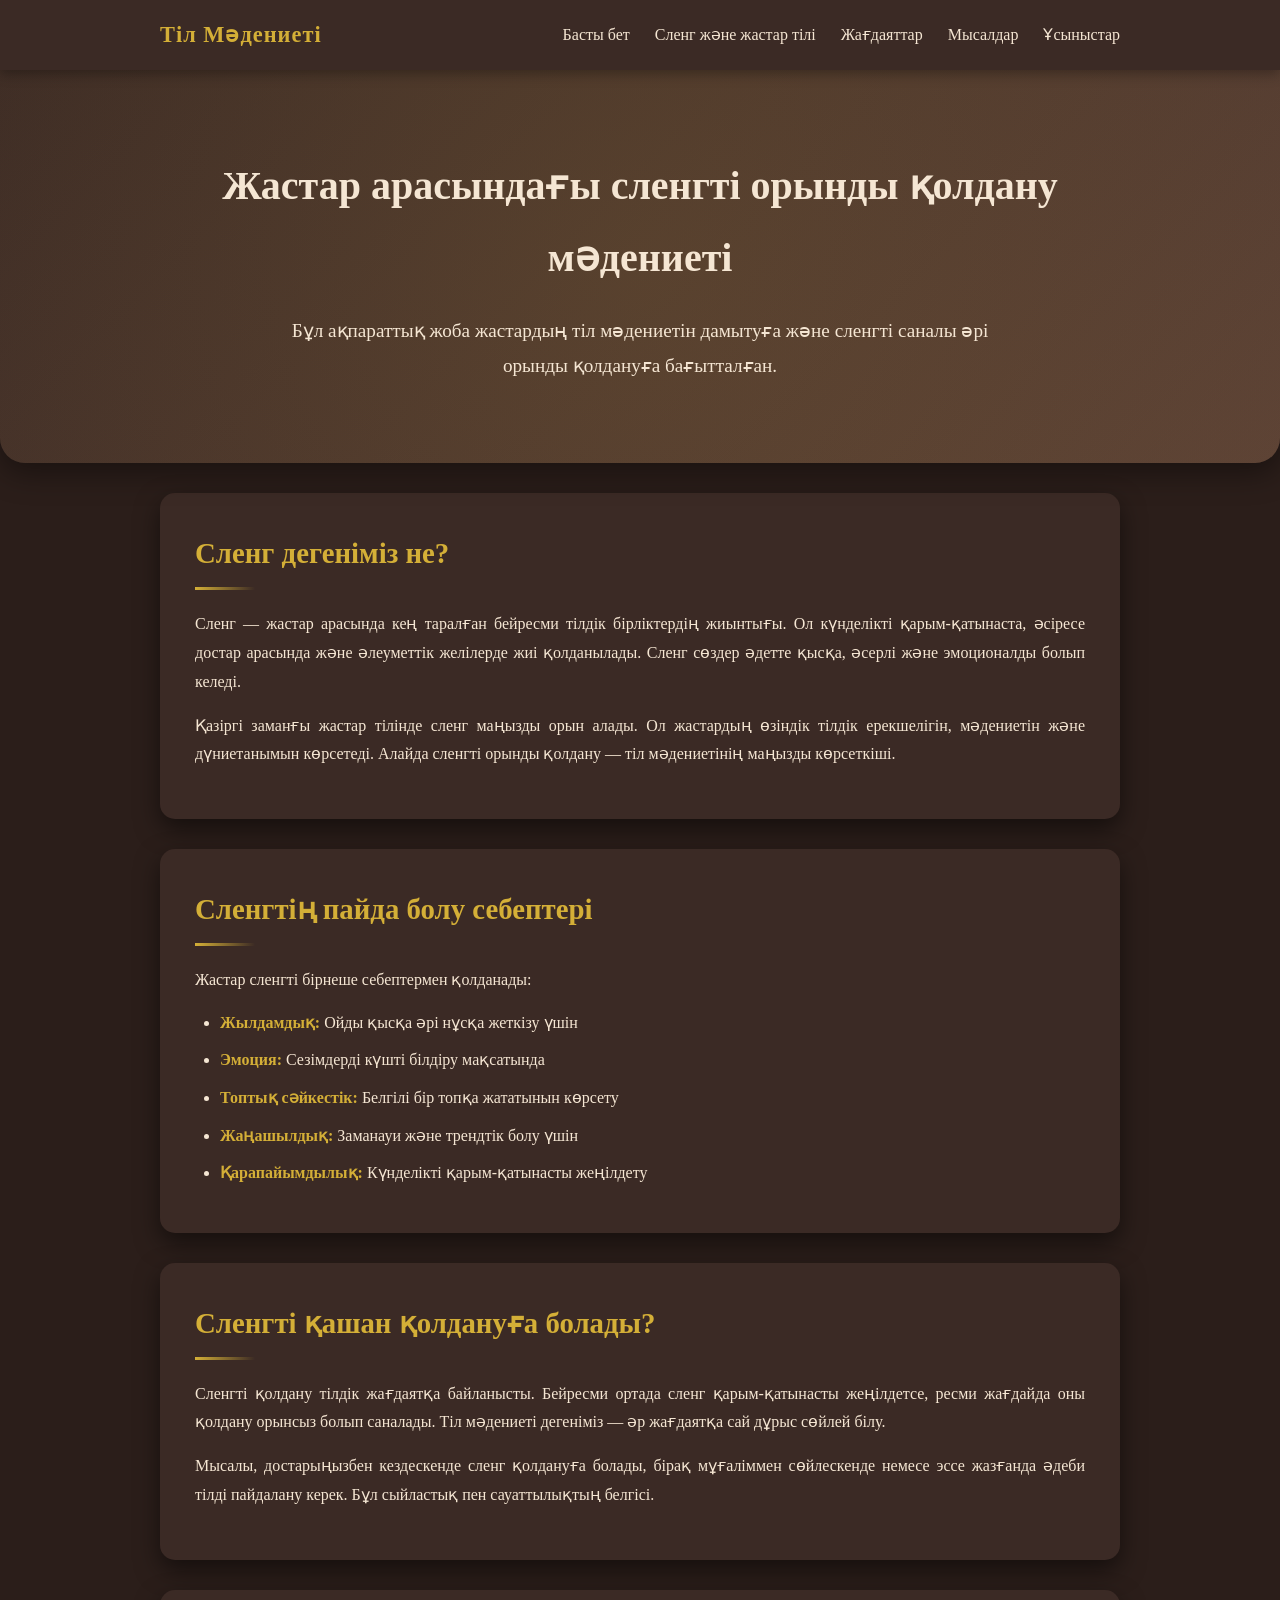
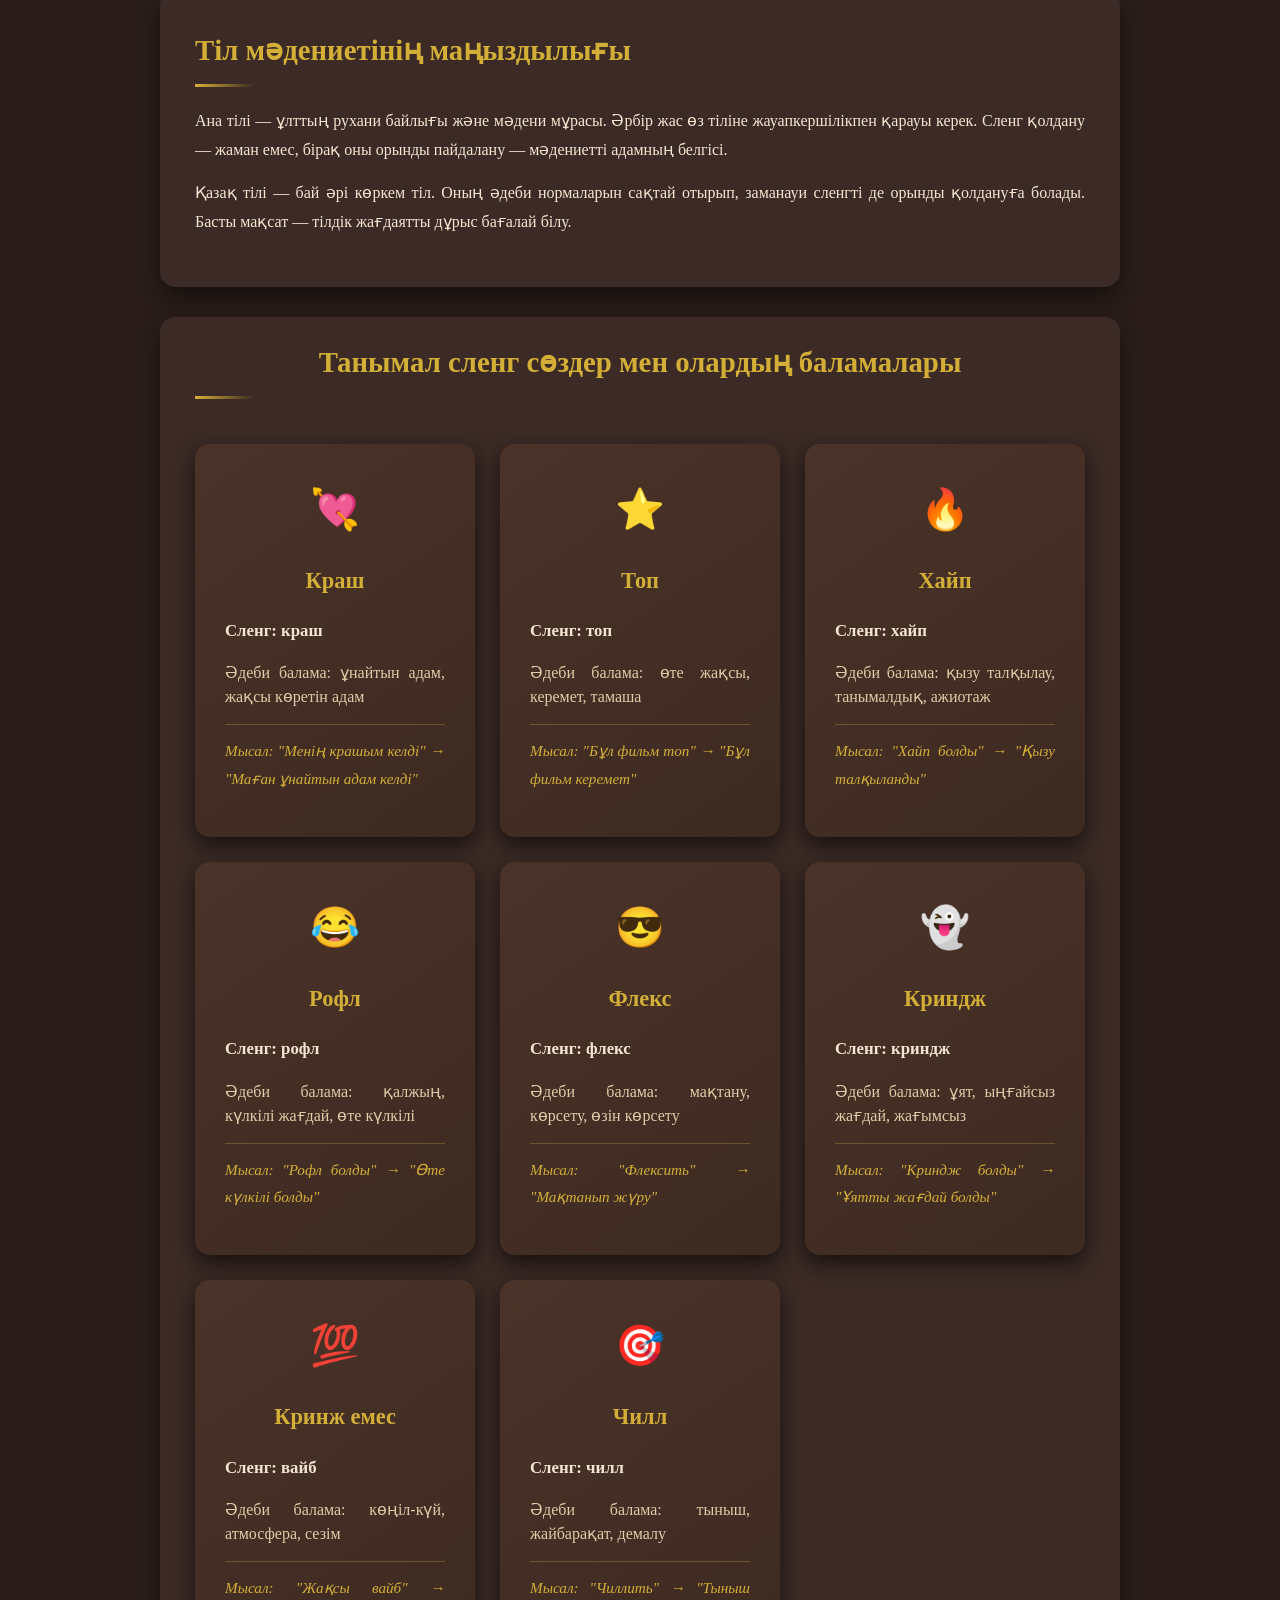
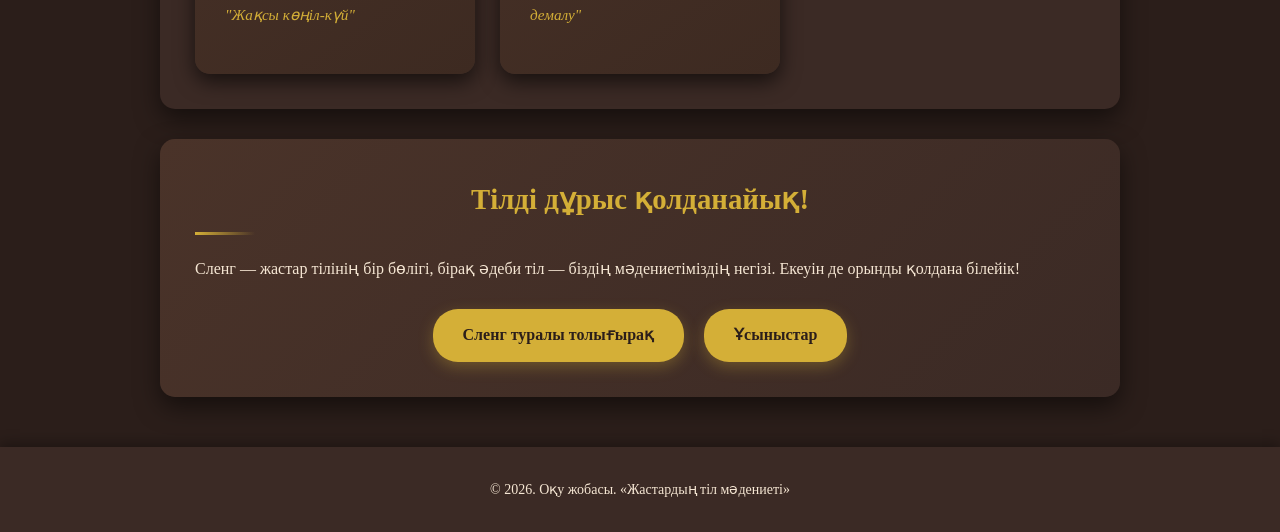
<file: index.html>
<!DOCTYPE html>
<html lang="kk">
<head>
  <meta charset="UTF-8">
  <meta name="viewport" content="width=device-width, initial-scale=1.0">
  <title>Жастар арасындағы сленгті орынды қолдану мәдениеті</title>
  <link rel="stylesheet" href="style.css">
</head>
<body>

  <nav class="navbar">
    <div class="container">
      <a href="index.html" class="logo">Тіл Мәдениеті</a>
      <ul class="nav-links">
        <li><a href="index.html">Басты бет</a></li>
        <li><a href="sleng.html"> Сленг және жастар тілі</a></li>
        <li><a href="situacia.html">Жағдаяттар</a></li>
        <li><a href="misal.html">Мысалдар</a></li>
        <li><a href="usynys.html">Ұсыныстар</a></li>
      </ul>
    </div>
  </nav>

  <!-- Header -->
  <header class=" hero">
    <div class="container">
      <h1>Жастар арасындағы сленгті орынды қолдану мәдениеті</h1>
      <p>Бұл ақпараттық жоба жастардың тіл мәдениетін дамытуға және сленгті саналы әрі орынды қолдануға бағытталған.</p>
    </div>
  </header>

  <!-- Main content -->
  <main class="container">

    <section class="section intro-section">
      <h2>Сленг дегеніміз не?</h2>
      <p>Сленг — жастар арасында кең таралған бейресми тілдік бірліктердің жиынтығы. Ол күнделікті қарым-қатынаста, әсіресе достар арасында және әлеуметтік желілерде жиі қолданылады. Сленг сөздер әдетте қысқа, әсерлі және эмоционалды болып келеді.</p>
      <p>Қазіргі заманғы жастар тілінде сленг маңызды орын алады. Ол жастардың өзіндік тілдік ерекшелігін, мәдениетін және дүниетанымын көрсетеді. Алайда сленгті орынды қолдану — тіл мәдениетінің маңызды көрсеткіші.</p>
    </section>

    <section class="section">
      <h2>Сленгтің пайда болу себептері</h2>
      <p>Жастар сленгті бірнеше себептермен қолданады:</p>
      <ul>
        <li><strong>Жылдамдық:</strong> Ойды қысқа әрі нұсқа жеткізу үшін</li>
        <li><strong>Эмоция:</strong> Сезімдерді күшті білдіру мақсатында</li>
        <li><strong>Топтық сәйкестік:</strong> Белгілі бір топқа жататынын көрсету</li>
        <li><strong>Жаңашылдық:</strong> Заманауи және трендтік болу үшін</li>
        <li><strong>Қарапайымдылық:</strong> Күнделікті қарым-қатынасты жеңілдету</li>
      </ul>
    </section>

    <section class="section">
      <h2>Сленгті қашан қолдануға болады?</h2>
      <p>Сленгті қолдану тілдік жағдаятқа байланысты. Бейресми ортада сленг қарым-қатынасты жеңілдетсе, ресми жағдайда оны қолдану орынсыз болып саналады. Тіл мәдениеті дегеніміз — әр жағдаятқа сай дұрыс сөйлей білу.</p>
      <p>Мысалы, достарыңызбен кездескенде сленг қолдануға болады, бірақ мұғаліммен сөйлескенде немесе эссе жазғанда әдеби тілді пайдалану керек. Бұл сыйластық пен сауаттылықтың белгісі.</p>
    </section>

    <section class="section">
      <h2>Тіл мәдениетінің маңыздылығы</h2>
      <p>Ана тілі — ұлттың рухани байлығы және мәдени мұрасы. Әрбір жас өз тіліне жауапкершілікпен қарауы керек. Сленг қолдану — жаман емес, бірақ оны орынды пайдалану — мәдениетті адамның белгісі.</p>
      <p>Қазақ тілі — бай әрі көркем тіл. Оның әдеби нормаларын сақтай отырып, заманауи сленгті де орынды қолдануға болады. Басты мақсат — тілдік жағдаятты дұрыс бағалай білу.</p>
    </section>

    <section class="section cards">
      <h2 class="cards-title">Танымал сленг сөздер мен олардың баламалары</h2>
      <div class="card">
        <div class="card-icon">💘</div>
        <h3>Краш</h3>
        <p class="slang">Сленг: краш</p>
        <p class="literary">Әдеби балама: ұнайтын адам, жақсы көретін адам</p>
        <p class="example">Мысал: "Менің крашым келді" → "Маған ұнайтын адам келді"</p>
      </div>
      <div class="card">
        <div class="card-icon">⭐</div>
        <h3>Топ</h3>
        <p class="slang">Сленг: топ</p>
        <p class="literary">Әдеби балама: өте жақсы, керемет, тамаша</p>
        <p class="example">Мысал: "Бұл фильм топ" → "Бұл фильм керемет"</p>
      </div>
      <div class="card">
        <div class="card-icon">🔥</div>
        <h3>Хайп</h3>
        <p class="slang">Сленг: хайп</p>
        <p class="literary">Әдеби балама: қызу талқылау, танымалдық, ажиотаж</p>
        <p class="example">Мысал: "Хайп болды" → "Қызу талқыланды"</p>
      </div>
      <div class="card">
        <div class="card-icon">😂</div>
        <h3>Рофл</h3>
        <p class="slang">Сленг: рофл</p>
        <p class="literary">Әдеби балама: қалжың, күлкілі жағдай, өте күлкілі</p>
        <p class="example">Мысал: "Рофл болды" → "Өте күлкілі болды"</p>
      </div>
      <div class="card">
        <div class="card-icon">😎</div>
        <h3>Флекс</h3>
        <p class="slang">Сленг: флекс</p>
        <p class="literary">Әдеби балама: мақтану, көрсету, өзін көрсету</p>
        <p class="example">Мысал: "Флексить" → "Мақтанып жүру"</p>
      </div>
      <div class="card">
        <div class="card-icon">👻</div>
        <h3>Криндж</h3>
        <p class="slang">Сленг: криндж</p>
        <p class="literary">Әдеби балама: ұят, ыңғайсыз жағдай, жағымсыз</p>
        <p class="example">Мысал: "Криндж болды" → "Ұятты жағдай болды"</p>
      </div>
      <div class="card">
        <div class="card-icon">💯</div>
        <h3>Кринж емес</h3>
        <p class="slang">Сленг: вайб</p>
        <p class="literary">Әдеби балама: көңіл-күй, атмосфера, сезім</p>
        <p class="example">Мысал: "Жақсы вайб" → "Жақсы көңіл-күй"</p>
      </div>
      <div class="card">
        <div class="card-icon">🎯</div>
        <h3>Чилл</h3>
        <p class="slang">Сленг: чилл</p>
        <p class="literary">Әдеби балама: тыныш, жайбарақат, демалу</p>
        <p class="example">Мысал: "Чиллить" → "Тыныш демалу"</p>
      </div>
    </section>

    <section class="section cta-section">
      <h2>Тілді дұрыс қолданайық!</h2>
      <p>Сленг — жастар тілінің бір бөлігі, бірақ әдеби тіл — біздің мәдениетіміздің негізі. Екеуін де орынды қолдана білейік!</p>
      <div class="cta-buttons">
        <a href="sleng.html" class="cta-button">Сленг туралы толығырақ</a>
        <a href="usynys.html" class="cta-button">Ұсыныстар</a>
      </div>
    </section>

  </main>

  <!-- Footer -->
  <footer class="footer">
    <p>© 2026. Оқу жобасы. «Жастардың тіл мәдениеті»</p>
  </footer>

</body>
</html>
</file>
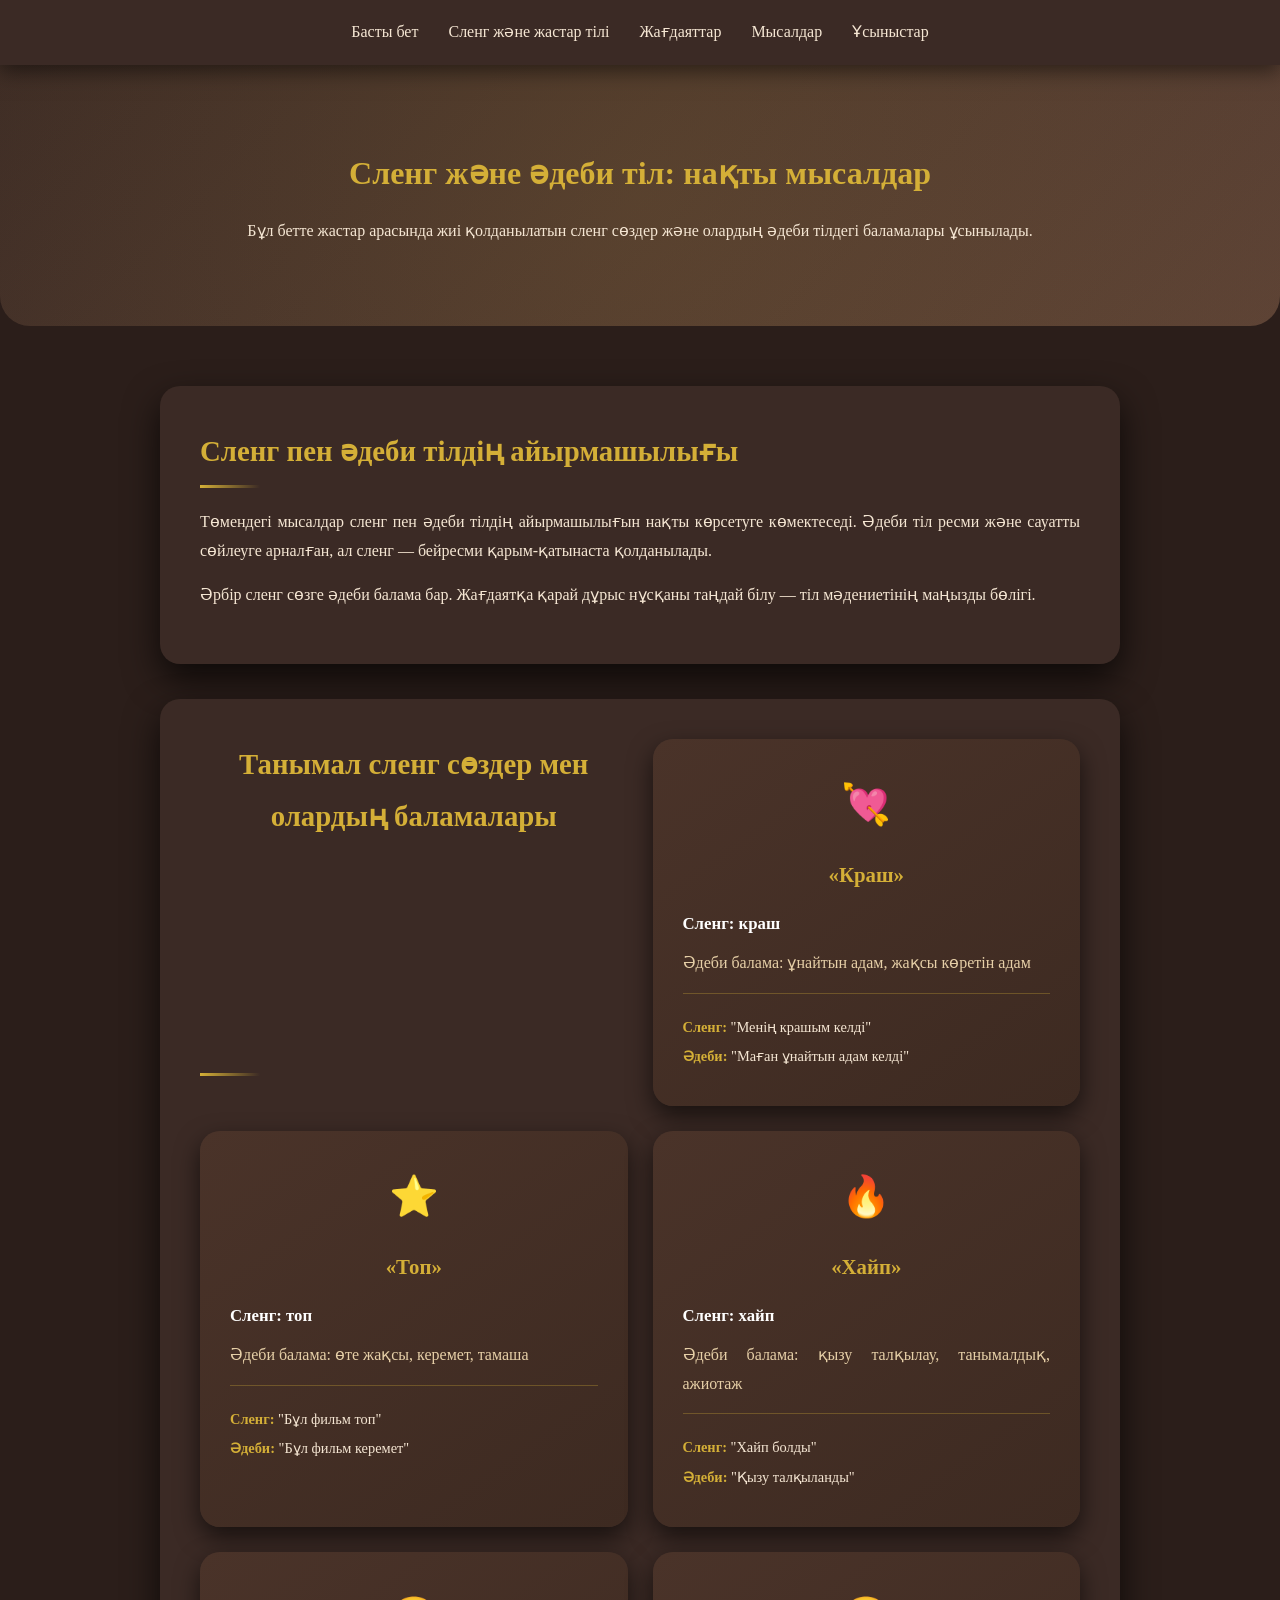
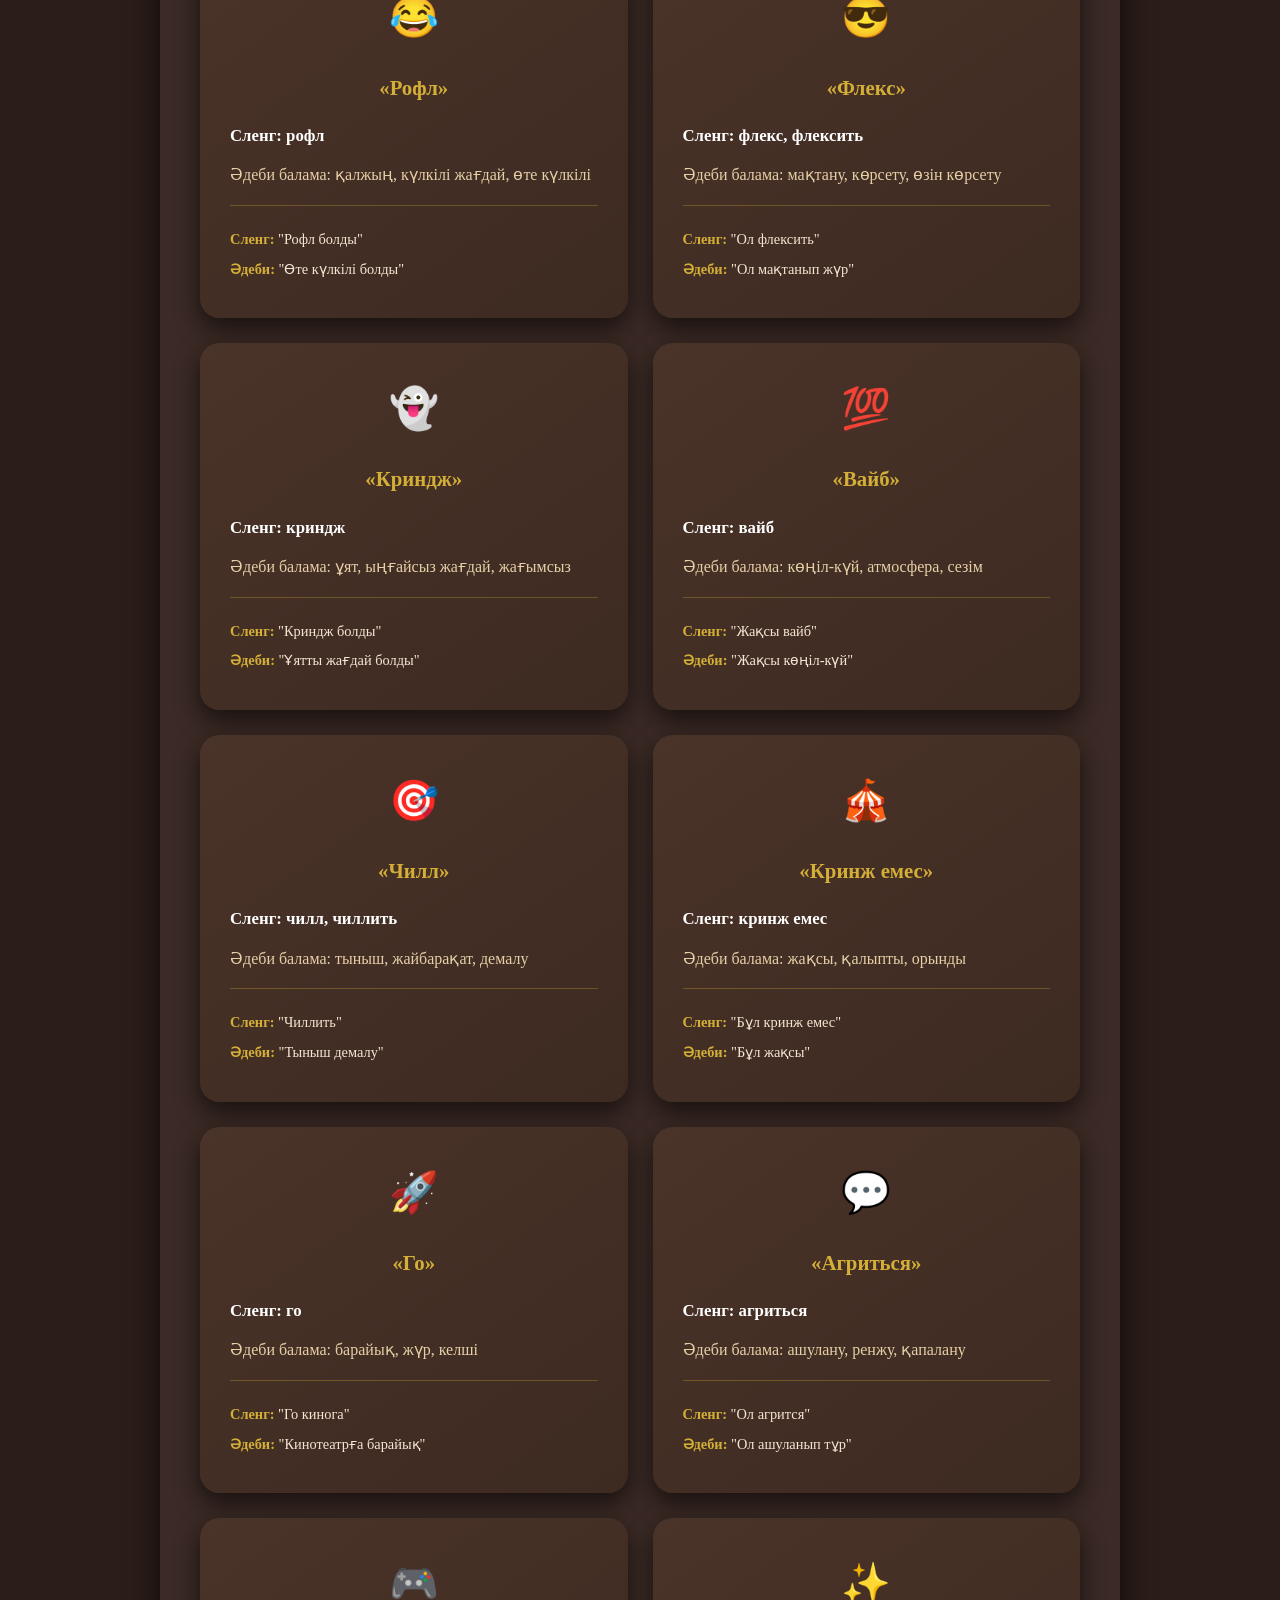
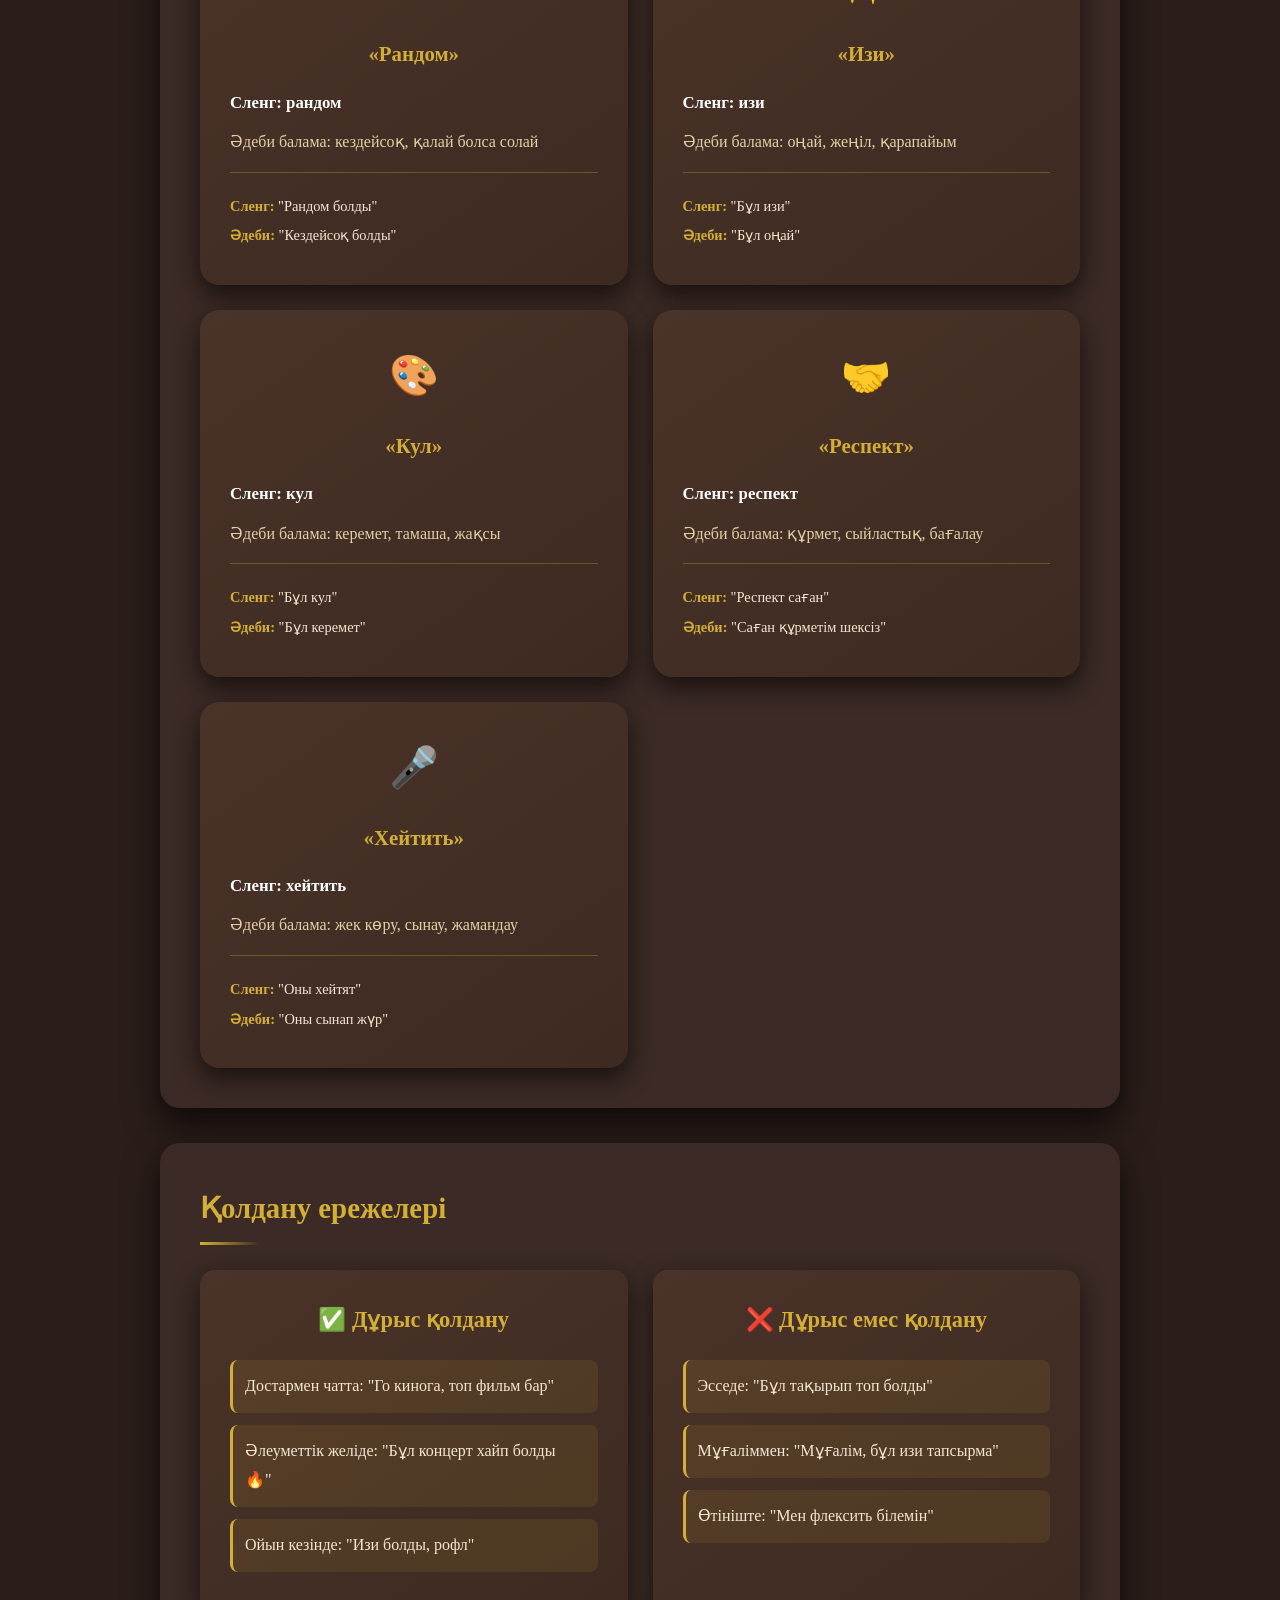
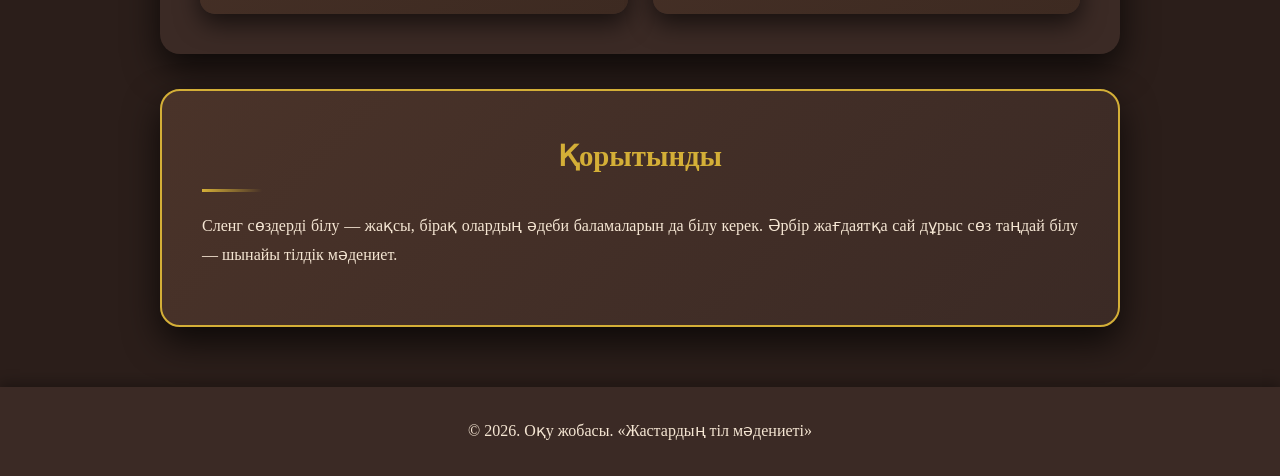
<file: misal.html>
<!DOCTYPE html>
<html lang="kk">
<head>
    <meta charset="UTF-8">
    <title>Сленг және әдеби тіл: нақты мысалдар</title>
    <meta name="viewport" content="width=device-width, initial-scale=1.0">
    <meta name="description" content="Сленг сөздер мен олардың әдеби тілдегі баламалары">
    <link rel="stylesheet" href="misal.css">
</head>
<body>

    <nav>
        <ul>
            <li><a href="index.html">Басты бет</a></li>
            <li><a href="sleng.html">Сленг және жастар тілі</a></li>
            <li><a href="situacia.html">Жағдаяттар</a></li>
            <li><a href="misal.html">Мысалдар</a></li>
            <li><a href="usynys.html">Ұсыныстар</a></li>
        </ul>
    </nav>

    <!-- Header -->
    <header>
        <h1>Сленг және әдеби тіл: нақты мысалдар</h1>
        <p>
            Бұл бетте жастар арасында жиі қолданылатын сленг сөздер
            және олардың әдеби тілдегі баламалары ұсынылады.
        </p>
    </header>

    <!-- Негізгі контент -->
    <main>

        <section class="intro-section">
            <h2>Сленг пен әдеби тілдің айырмашылығы</h2>
            <p>
                Төмендегі мысалдар сленг пен әдеби тілдің айырмашылығын
                нақты көрсетуге көмектеседі. Әдеби тіл ресми және
                сауатты сөйлеуге арналған, ал сленг — бейресми қарым-қатынаста қолданылады.
            </p>
            <p>
                Әрбір сленг сөзге әдеби балама бар. Жағдаятқа қарай дұрыс нұсқаны 
                таңдай білу — тіл мәдениетінің маңызды бөлігі.
            </p>
        </section>

        <section class="cards">
            <h2 class="section-title">Танымал сленг сөздер мен олардың баламалары</h2>

            <div class="card">
                <div class="card-icon">💘</div>
                <h3>«Краш»</h3>
                <p class="slang">Сленг: краш</p>
                <p class="literary">Әдеби балама: ұнайтын адам, жақсы көретін адам</p>
                <div class="examples">
                    <p class="example-item"><strong>Сленг:</strong> "Менің крашым келді"</p>
                    <p class="example-item"><strong>Әдеби:</strong> "Маған ұнайтын адам келді"</p>
                </div>
            </div>

            <div class="card">
                <div class="card-icon">⭐</div>
                <h3>«Топ»</h3>
                <p class="slang">Сленг: топ</p>
                <p class="literary">Әдеби балама: өте жақсы, керемет, тамаша</p>
                <div class="examples">
                    <p class="example-item"><strong>Сленг:</strong> "Бұл фильм топ"</p>
                    <p class="example-item"><strong>Әдеби:</strong> "Бұл фильм керемет"</p>
                </div>
            </div>

            <div class="card">
                <div class="card-icon">🔥</div>
                <h3>«Хайп»</h3>
                <p class="slang">Сленг: хайп</p>
                <p class="literary">Әдеби балама: қызу талқылау, танымалдық, ажиотаж</p>
                <div class="examples">
                    <p class="example-item"><strong>Сленг:</strong> "Хайп болды"</p>
                    <p class="example-item"><strong>Әдеби:</strong> "Қызу талқыланды"</p>
                </div>
            </div>

            <div class="card">
                <div class="card-icon">😂</div>
                <h3>«Рофл»</h3>
                <p class="slang">Сленг: рофл</p>
                <p class="literary">Әдеби балама: қалжың, күлкілі жағдай, өте күлкілі</p>
                <div class="examples">
                    <p class="example-item"><strong>Сленг:</strong> "Рофл болды"</p>
                    <p class="example-item"><strong>Әдеби:</strong> "Өте күлкілі болды"</p>
                </div>
            </div>

            <div class="card">
                <div class="card-icon">😎</div>
                <h3>«Флекс»</h3>
                <p class="slang">Сленг: флекс, флексить</p>
                <p class="literary">Әдеби балама: мақтану, көрсету, өзін көрсету</p>
                <div class="examples">
                    <p class="example-item"><strong>Сленг:</strong> "Ол флексить"</p>
                    <p class="example-item"><strong>Әдеби:</strong> "Ол мақтанып жүр"</p>
                </div>
            </div>

            <div class="card">
                <div class="card-icon">👻</div>
                <h3>«Криндж»</h3>
                <p class="slang">Сленг: криндж</p>
                <p class="literary">Әдеби балама: ұят, ыңғайсыз жағдай, жағымсыз</p>
                <div class="examples">
                    <p class="example-item"><strong>Сленг:</strong> "Криндж болды"</p>
                    <p class="example-item"><strong>Әдеби:</strong> "Ұятты жағдай болды"</p>
                </div>
            </div>

            <div class="card">
                <div class="card-icon">💯</div>
                <h3>«Вайб»</h3>
                <p class="slang">Сленг: вайб</p>
                <p class="literary">Әдеби балама: көңіл-күй, атмосфера, сезім</p>
                <div class="examples">
                    <p class="example-item"><strong>Сленг:</strong> "Жақсы вайб"</p>
                    <p class="example-item"><strong>Әдеби:</strong> "Жақсы көңіл-күй"</p>
                </div>
            </div>

            <div class="card">
                <div class="card-icon">🎯</div>
                <h3>«Чилл»</h3>
                <p class="slang">Сленг: чилл, чиллить</p>
                <p class="literary">Әдеби балама: тыныш, жайбарақат, демалу</p>
                <div class="examples">
                    <p class="example-item"><strong>Сленг:</strong> "Чиллить"</p>
                    <p class="example-item"><strong>Әдеби:</strong> "Тыныш демалу"</p>
                </div>
            </div>

            <div class="card">
                <div class="card-icon">🎪</div>
                <h3>«Кринж емес»</h3>
                <p class="slang">Сленг: кринж емес</p>
                <p class="literary">Әдеби балама: жақсы, қалыпты, орынды</p>
                <div class="examples">
                    <p class="example-item"><strong>Сленг:</strong> "Бұл кринж емес"</p>
                    <p class="example-item"><strong>Әдеби:</strong> "Бұл жақсы"</p>
                </div>
            </div>

            <div class="card">
                <div class="card-icon">🚀</div>
                <h3>«Го»</h3>
                <p class="slang">Сленг: го</p>
                <p class="literary">Әдеби балама: барайық, жүр, келші</p>
                <div class="examples">
                    <p class="example-item"><strong>Сленг:</strong> "Го кинога"</p>
                    <p class="example-item"><strong>Әдеби:</strong> "Кинотеатрға барайық"</p>
                </div>
            </div>

            <div class="card">
                <div class="card-icon">💬</div>
                <h3>«Агриться»</h3>
                <p class="slang">Сленг: агриться</p>
                <p class="literary">Әдеби балама: ашулану, ренжу, қапалану</p>
                <div class="examples">
                    <p class="example-item"><strong>Сленг:</strong> "Ол агрится"</p>
                    <p class="example-item"><strong>Әдеби:</strong> "Ол ашуланып тұр"</p>
                </div>
            </div>

            <div class="card">
                <div class="card-icon">🎮</div>
                <h3>«Рандом»</h3>
                <p class="slang">Сленг: рандом</p>
                <p class="literary">Әдеби балама: кездейсоқ, қалай болса солай</p>
                <div class="examples">
                    <p class="example-item"><strong>Сленг:</strong> "Рандом болды"</p>
                    <p class="example-item"><strong>Әдеби:</strong> "Кездейсоқ болды"</p>
                </div>
            </div>

            <div class="card">
                <div class="card-icon">✨</div>
                <h3>«Изи»</h3>
                <p class="slang">Сленг: изи</p>
                <p class="literary">Әдеби балама: оңай, жеңіл, қарапайым</p>
                <div class="examples">
                    <p class="example-item"><strong>Сленг:</strong> "Бұл изи"</p>
                    <p class="example-item"><strong>Әдеби:</strong> "Бұл оңай"</p>
                </div>
            </div>

            <div class="card">
                <div class="card-icon">🎨</div>
                <h3>«Кул»</h3>
                <p class="slang">Сленг: кул</p>
                <p class="literary">Әдеби балама: керемет, тамаша, жақсы</p>
                <div class="examples">
                    <p class="example-item"><strong>Сленг:</strong> "Бұл кул"</p>
                    <p class="example-item"><strong>Әдеби:</strong> "Бұл керемет"</p>
                </div>
            </div>

            <div class="card">
                <div class="card-icon">🤝</div>
                <h3>«Респект»</h3>
                <p class="slang">Сленг: респект</p>
                <p class="literary">Әдеби балама: құрмет, сыйластық, бағалау</p>
                <div class="examples">
                    <p class="example-item"><strong>Сленг:</strong> "Респект саған"</p>
                    <p class="example-item"><strong>Әдеби:</strong> "Саған құрметім шексіз"</p>
                </div>
            </div>

            <div class="card">
                <div class="card-icon">🎤</div>
                <h3>«Хейтить»</h3>
                <p class="slang">Сленг: хейтить</p>
                <p class="literary">Әдеби балама: жек көру, сынау, жамандау</p>
                <div class="examples">
                    <p class="example-item"><strong>Сленг:</strong> "Оны хейтят"</p>
                    <p class="example-item"><strong>Әдеби:</strong> "Оны сынап жүр"</p>
                </div>
            </div>

        </section>

        <section class="usage-section">
            <h2>Қолдану ережелері</h2>
            <div class="usage-grid">
                <div class="usage-card">
                    <h3>✅ Дұрыс қолдану</h3>
                    <ul>
                        <li>Достармен чатта: "Го кинога, топ фильм бар"</li>
                        <li>Әлеуметтік желіде: "Бұл концерт хайп болды 🔥"</li>
                        <li>Ойын кезінде: "Изи болды, рофл"</li>
                    </ul>
                </div>
                <div class="usage-card">
                    <h3>❌ Дұрыс емес қолдану</h3>
                    <ul>
                        <li>Эсседе: "Бұл тақырып топ болды"</li>
                        <li>Мұғаліммен: "Мұғалім, бұл изи тапсырма"</li>
                        <li>Өтініште: "Мен флексить білемін"</li>
                    </ul>
                </div>
            </div>
        </section>

        <section class="conclusion-section">
            <h2>Қорытынды</h2>
            <p>
                Сленг сөздерді білу — жақсы, бірақ олардың әдеби баламаларын да білу керек. 
                Әрбір жағдаятқа сай дұрыс сөз таңдай білу — шынайы тілдік мәдениет.
            </p>
        </section>

    </main>

    <!-- Footer -->
    <footer>
        <p>© 2026. Оқу жобасы. «Жастардың тіл мәдениеті»</p>
    </footer>

</body>
</html>
</file>
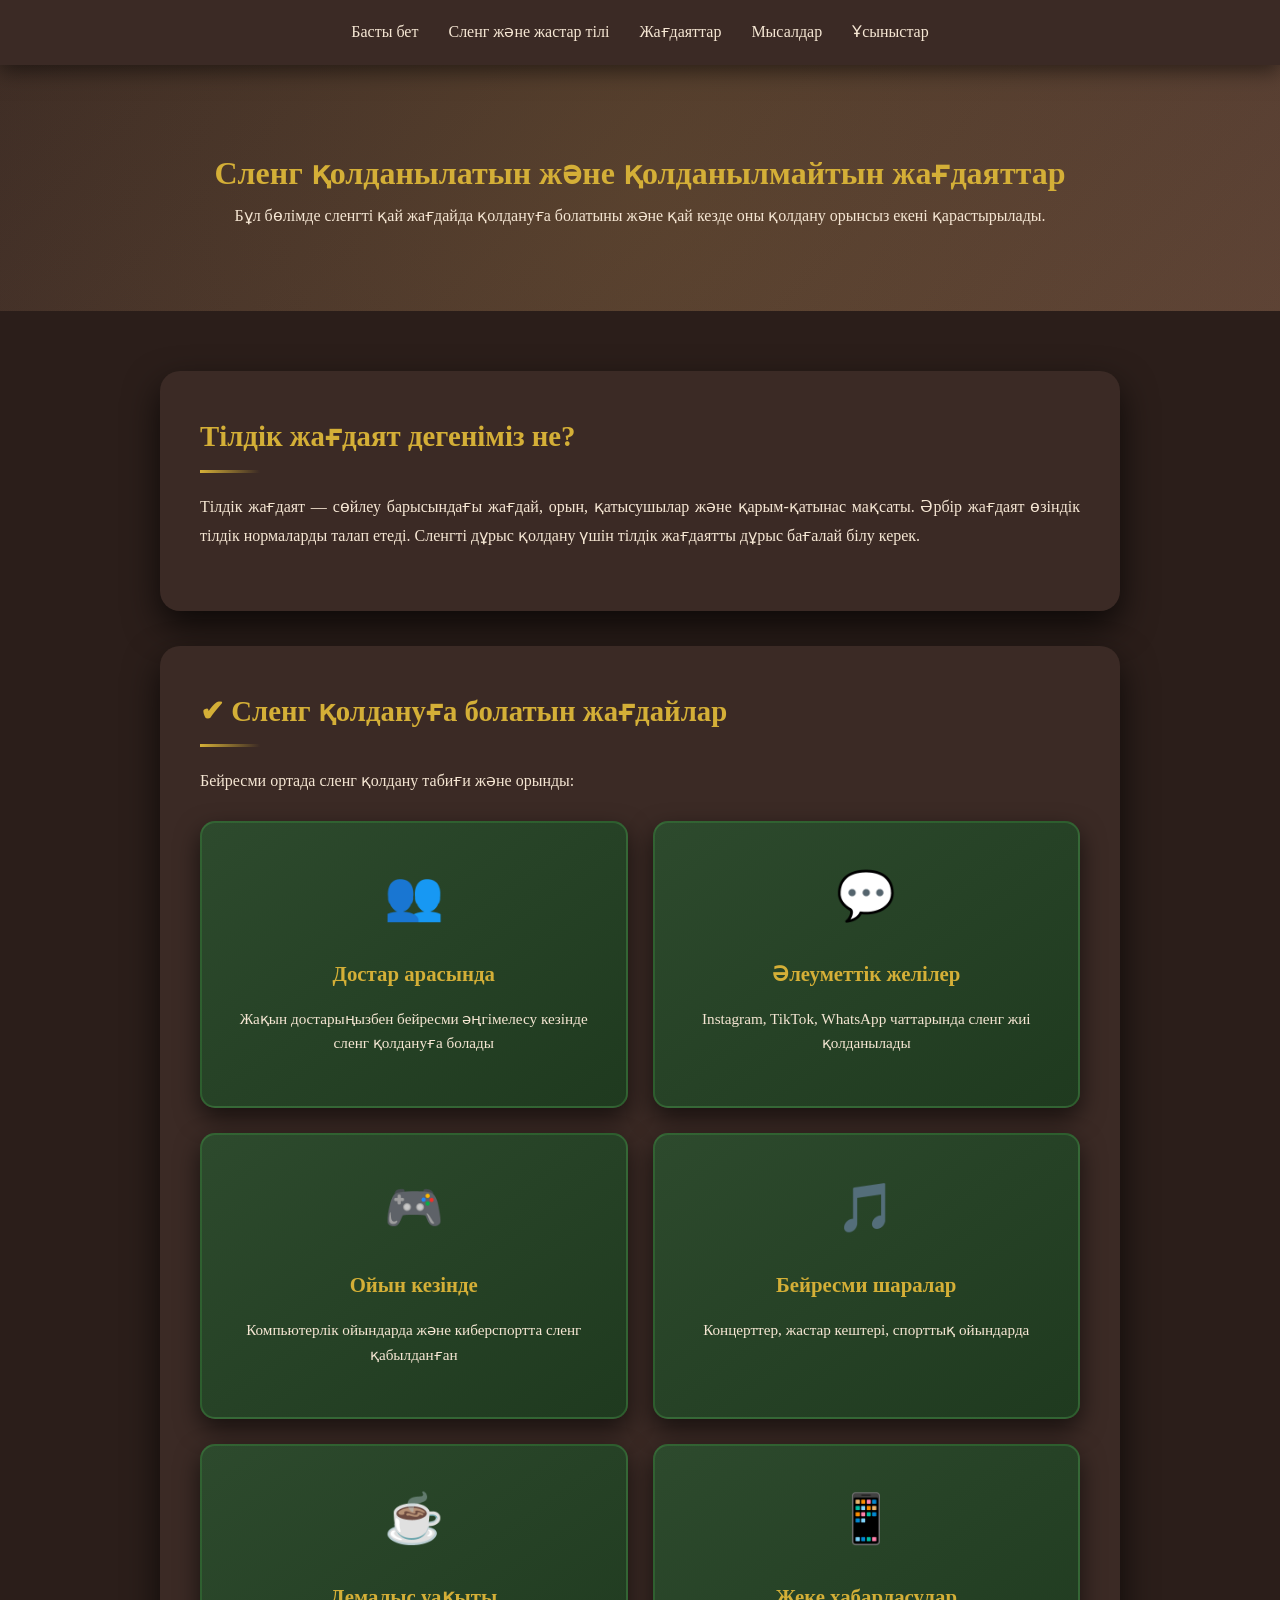
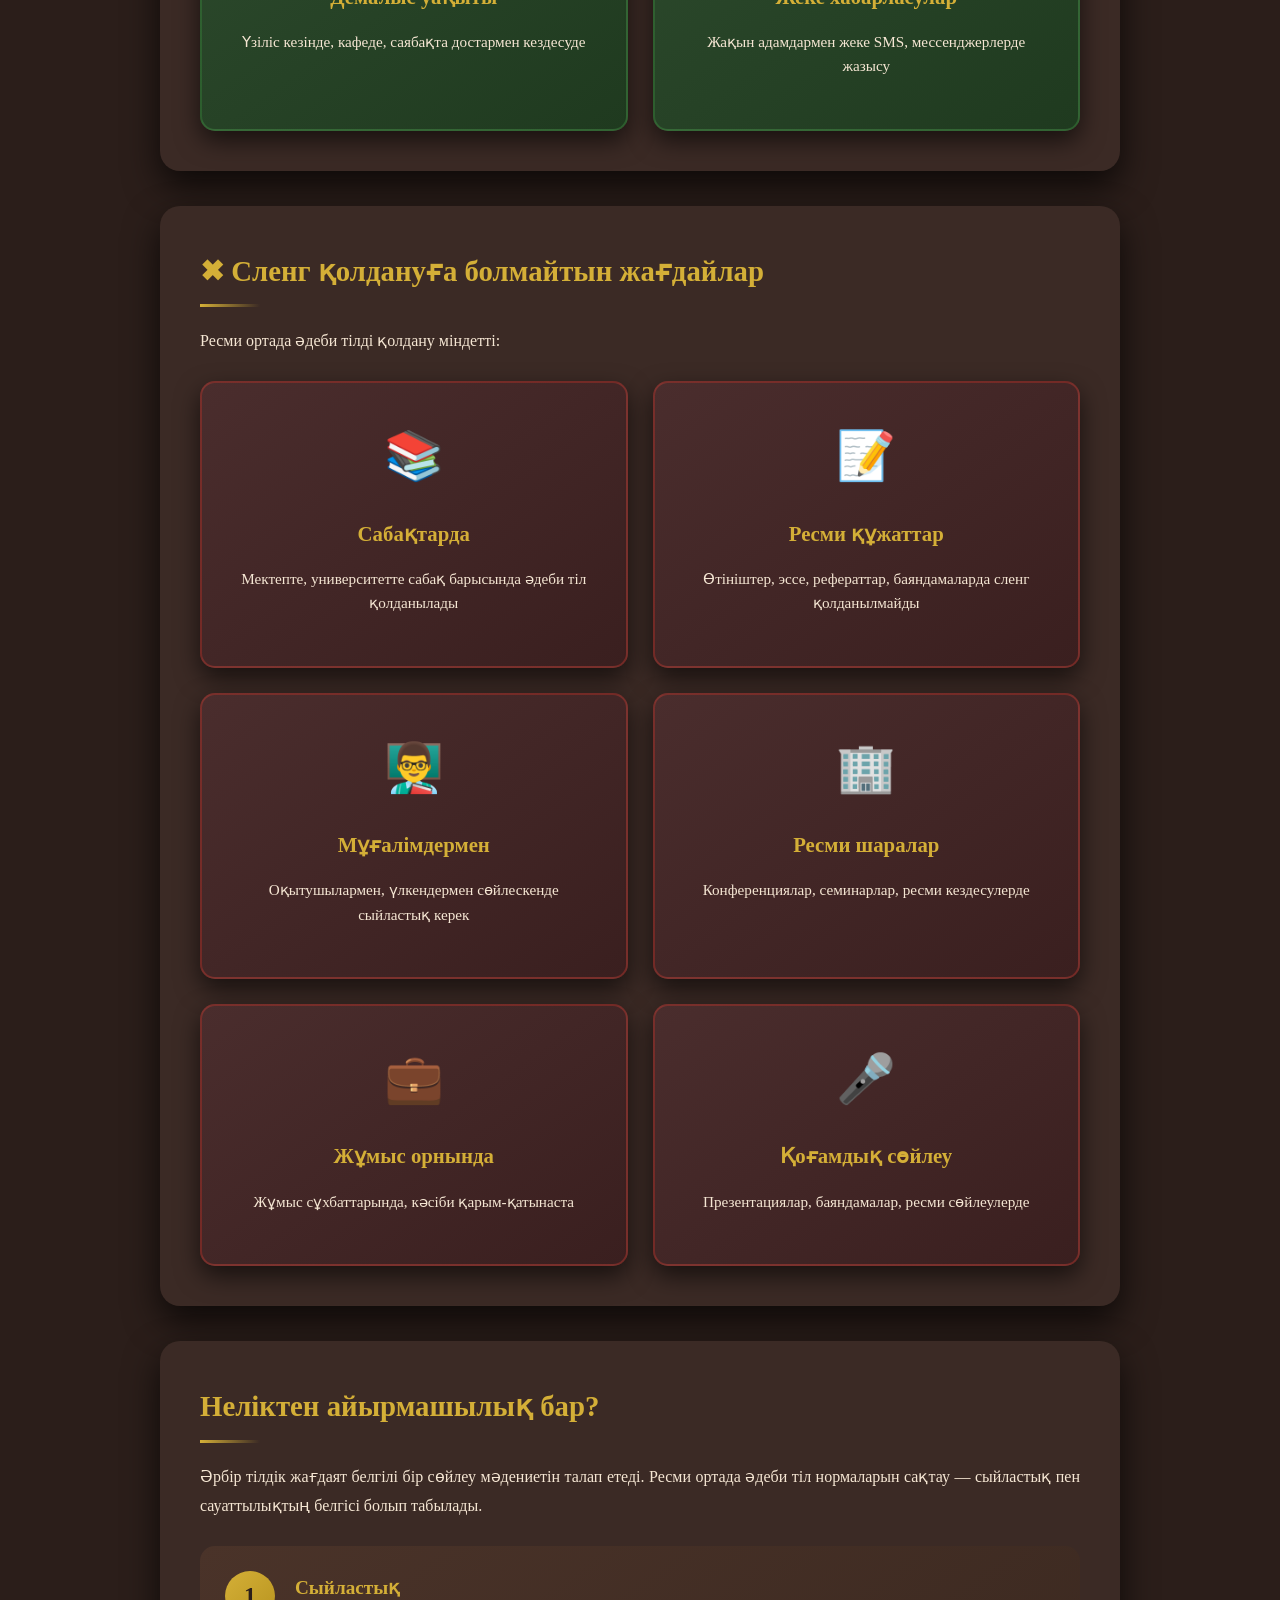
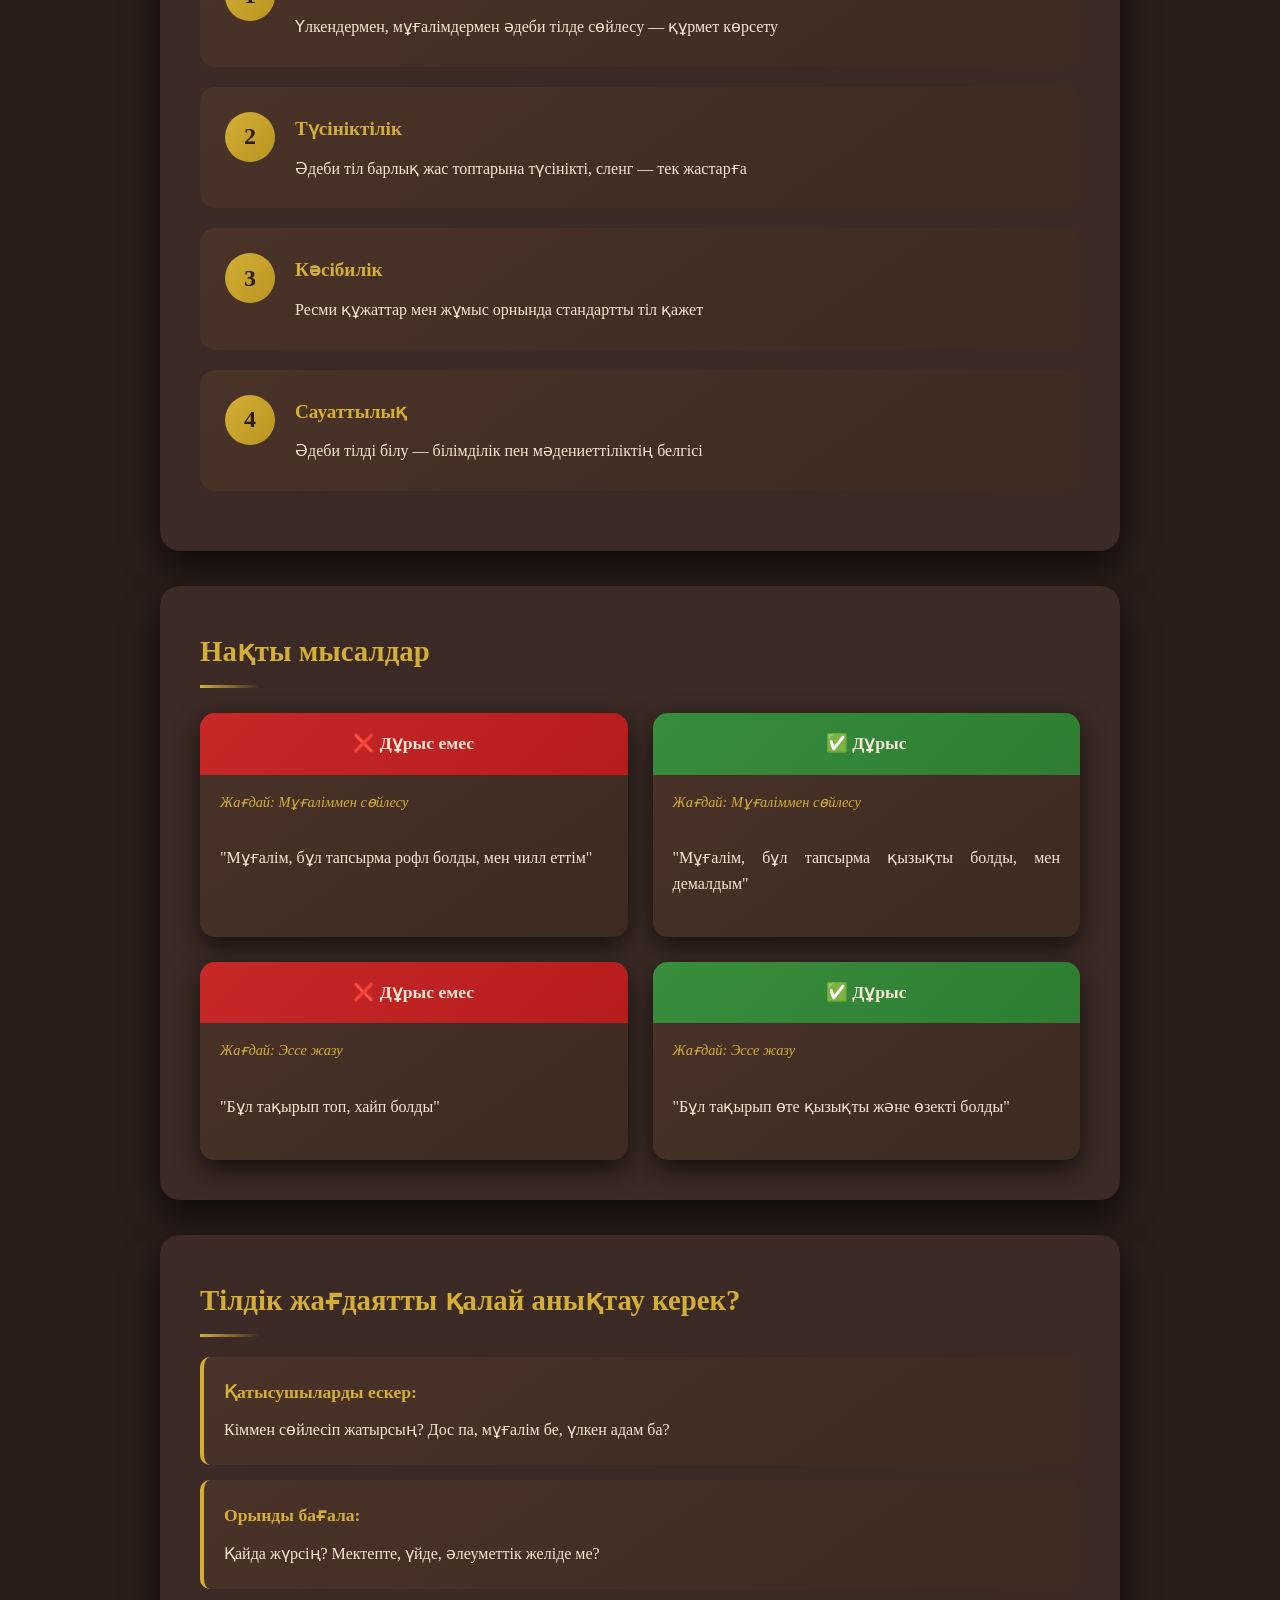
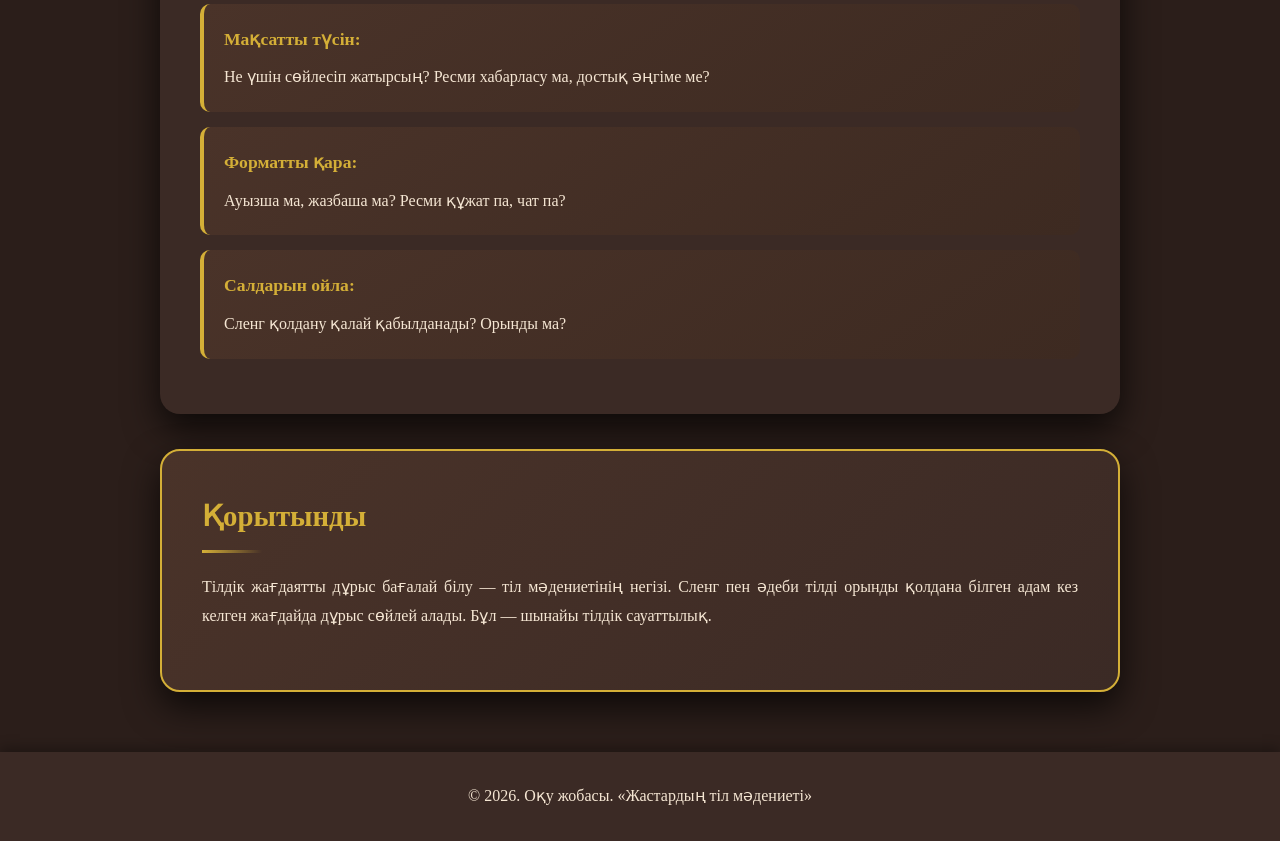
<file: situacia.html>
<!DOCTYPE html>
<html lang="kk">
<head>
    <meta charset="UTF-8">
    <title>Сленг қолданылатын жағдаяттар</title>
    <meta name="viewport" content="width=device-width, initial-scale=1.0">
    <meta name="description" content="Сленгті қолдануға болатын және болмайтын тілдік жағдаяттар">
    <link rel="stylesheet" href="situacia.css">
</head>
<body>

    <nav>
        <ul>
            <li><a href="index.html">Басты бет</a></li>
            <li><a href="sleng.html">Сленг және жастар тілі</a></li>
            <li><a href="situacia.html">Жағдаяттар</a></li>
            <li><a href="misal.html">Мысалдар</a></li>
            <li><a href="usynys.html">Ұсыныстар</a></li>
        </ul>
    </nav>

    <!-- Header -->
    <header>
        <h1>Сленг қолданылатын және қолданылмайтын жағдаяттар</h1>
        <p>
            Бұл бөлімде сленгті қай жағдайда қолдануға болатыны және
            қай кезде оны қолдану орынсыз екені қарастырылады.
        </p>
    </header>

    <!-- Негізгі контент -->
    <main>

        <section class="intro-section">
            <h2>Тілдік жағдаят дегеніміз не?</h2>
            <p>
                Тілдік жағдаят — сөйлеу барысындағы жағдай, орын, қатысушылар және 
                қарым-қатынас мақсаты. Әрбір жағдаят өзіндік тілдік нормаларды талап етеді. 
                Сленгті дұрыс қолдану үшін тілдік жағдаятты дұрыс бағалай білу керек.
            </p>
        </section>

        <section class="allowed">
            <h2>✔ Сленг қолдануға болатын жағдайлар</h2>
            <p>Бейресми ортада сленг қолдану табиғи және орынды:</p>
            <div class="situations-grid">
                <div class="situation-card allowed-card">
                    <div class="situation-icon">👥</div>
                    <h3>Достар арасында</h3>
                    <p>Жақын достарыңызбен бейресми әңгімелесу кезінде сленг қолдануға болады</p>
                </div>
                <div class="situation-card allowed-card">
                    <div class="situation-icon">💬</div>
                    <h3>Әлеуметтік желілер</h3>
                    <p>Instagram, TikTok, WhatsApp чаттарында сленг жиі қолданылады</p>
                </div>
                <div class="situation-card allowed-card">
                    <div class="situation-icon">🎮</div>
                    <h3>Ойын кезінде</h3>
                    <p>Компьютерлік ойындарда және киберспортта сленг қабылданған</p>
                </div>
                <div class="situation-card allowed-card">
                    <div class="situation-icon">🎵</div>
                    <h3>Бейресми шаралар</h3>
                    <p>Концерттер, жастар кештері, спорттық ойындарда</p>
                </div>
                <div class="situation-card allowed-card">
                    <div class="situation-icon">☕</div>
                    <h3>Демалыс уақыты</h3>
                    <p>Үзіліс кезінде, кафеде, саябақта достармен кездесуде</p>
                </div>
                <div class="situation-card allowed-card">
                    <div class="situation-icon">📱</div>
                    <h3>Жеке хабарласулар</h3>
                    <p>Жақын адамдармен жеке SMS, мессенджерлерде жазысу</p>
                </div>
            </div>
        </section>

        <section class="not-allowed">
            <h2>✖ Сленг қолдануға болмайтын жағдайлар</h2>
            <p>Ресми ортада әдеби тілді қолдану міндетті:</p>
            <div class="situations-grid">
                <div class="situation-card not-allowed-card">
                    <div class="situation-icon">📚</div>
                    <h3>Сабақтарда</h3>
                    <p>Мектепте, университетте сабақ барысында әдеби тіл қолданылады</p>
                </div>
                <div class="situation-card not-allowed-card">
                    <div class="situation-icon">📝</div>
                    <h3>Ресми құжаттар</h3>
                    <p>Өтініштер, эссе, рефераттар, баяндамаларда сленг қолданылмайды</p>
                </div>
                <div class="situation-card not-allowed-card">
                    <div class="situation-icon">👨‍🏫</div>
                    <h3>Мұғалімдермен</h3>
                    <p>Оқытушылармен, үлкендермен сөйлескенде сыйластық керек</p>
                </div>
                <div class="situation-card not-allowed-card">
                    <div class="situation-icon">🏢</div>
                    <h3>Ресми шаралар</h3>
                    <p>Конференциялар, семинарлар, ресми кездесулерде</p>
                </div>
                <div class="situation-card not-allowed-card">
                    <div class="situation-icon">💼</div>
                    <h3>Жұмыс орнында</h3>
                    <p>Жұмыс сұхбаттарында, кәсіби қарым-қатынаста</p>
                </div>
                <div class="situation-card not-allowed-card">
                    <div class="situation-icon">🎤</div>
                    <h3>Қоғамдық сөйлеу</h3>
                    <p>Презентациялар, баяндамалар, ресми сөйлеулерде</p>
                </div>
            </div>
        </section>

        <section class="explanation">
            <h2>Неліктен айырмашылық бар?</h2>
            <p>
                Әрбір тілдік жағдаят белгілі бір сөйлеу мәдениетін талап етеді.
                Ресми ортада әдеби тіл нормаларын сақтау — сыйластық пен
                сауаттылықтың белгісі болып табылады.
            </p>
            <div class="reasons-list">
                <div class="reason-item">
                    <div class="reason-number">1</div>
                    <div class="reason-content">
                        <h3>Сыйластық</h3>
                        <p>Үлкендермен, мұғалімдермен әдеби тілде сөйлесу — құрмет көрсету</p>
                    </div>
                </div>
                <div class="reason-item">
                    <div class="reason-number">2</div>
                    <div class="reason-content">
                        <h3>Түсініктілік</h3>
                        <p>Әдеби тіл барлық жас топтарына түсінікті, сленг — тек жастарға</p>
                    </div>
                </div>
                <div class="reason-item">
                    <div class="reason-number">3</div>
                    <div class="reason-content">
                        <h3>Кәсібилік</h3>
                        <p>Ресми құжаттар мен жұмыс орнында стандартты тіл қажет</p>
                    </div>
                </div>
                <div class="reason-item">
                    <div class="reason-number">4</div>
                    <div class="reason-content">
                        <h3>Сауаттылық</h3>
                        <p>Әдеби тілді білу — білімділік пен мәдениеттіліктің белгісі</p>
                    </div>
                </div>
            </div>
        </section>

        <section class="examples-section">
            <h2>Нақты мысалдар</h2>
            <div class="examples-grid">
                <div class="example-card">
                    <div class="example-header wrong">❌ Дұрыс емес</div>
                    <p class="example-situation">Жағдай: Мұғаліммен сөйлесу</p>
                    <p class="example-text">"Мұғалім, бұл тапсырма рофл болды, мен чилл еттім"</p>
                </div>
                <div class="example-card">
                    <div class="example-header correct">✅ Дұрыс</div>
                    <p class="example-situation">Жағдай: Мұғаліммен сөйлесу</p>
                    <p class="example-text">"Мұғалім, бұл тапсырма қызықты болды, мен демалдым"</p>
                </div>
                <div class="example-card">
                    <div class="example-header wrong">❌ Дұрыс емес</div>
                    <p class="example-situation">Жағдай: Эссе жазу</p>
                    <p class="example-text">"Бұл тақырып топ, хайп болды"</p>
                </div>
                <div class="example-card">
                    <div class="example-header correct">✅ Дұрыс</div>
                    <p class="example-situation">Жағдай: Эссе жазу</p>
                    <p class="example-text">"Бұл тақырып өте қызықты және өзекті болды"</p>
                </div>
            </div>
        </section>

        <section class="tips-section">
            <h2>Тілдік жағдаятты қалай анықтау керек?</h2>
            <ul class="tips-list">
                <li>
                    <strong>Қатысушыларды ескер:</strong> Кіммен сөйлесіп жатырсың? Дос па, мұғалім бе, үлкен адам ба?
                </li>
                <li>
                    <strong>Орынды бағала:</strong> Қайда жүрсің? Мектепте, үйде, әлеуметтік желіде ме?
                </li>
                <li>
                    <strong>Мақсатты түсін:</strong> Не үшін сөйлесіп жатырсың? Ресми хабарласу ма, достық әңгіме ме?
                </li>
                <li>
                    <strong>Форматты қара:</strong> Ауызша ма, жазбаша ма? Ресми құжат па, чат па?
                </li>
                <li>
                    <strong>Салдарын ойла:</strong> Сленг қолдану қалай қабылданады? Орынды ма?
                </li>
            </ul>
        </section>

        <section class="conclusion-section">
            <h2>Қорытынды</h2>
            <p>
                Тілдік жағдаятты дұрыс бағалай білу — тіл мәдениетінің негізі. 
                Сленг пен әдеби тілді орынды қолдана білген адам кез келген жағдайда 
                дұрыс сөйлей алады. Бұл — шынайы тілдік сауаттылық.
            </p>
        </section>

    </main>

    <!-- Footer -->
    <footer>
        <p>© 2026. Оқу жобасы. «Жастардың тіл мәдениеті»</p>
    </footer>

</body>
</html>
</file>
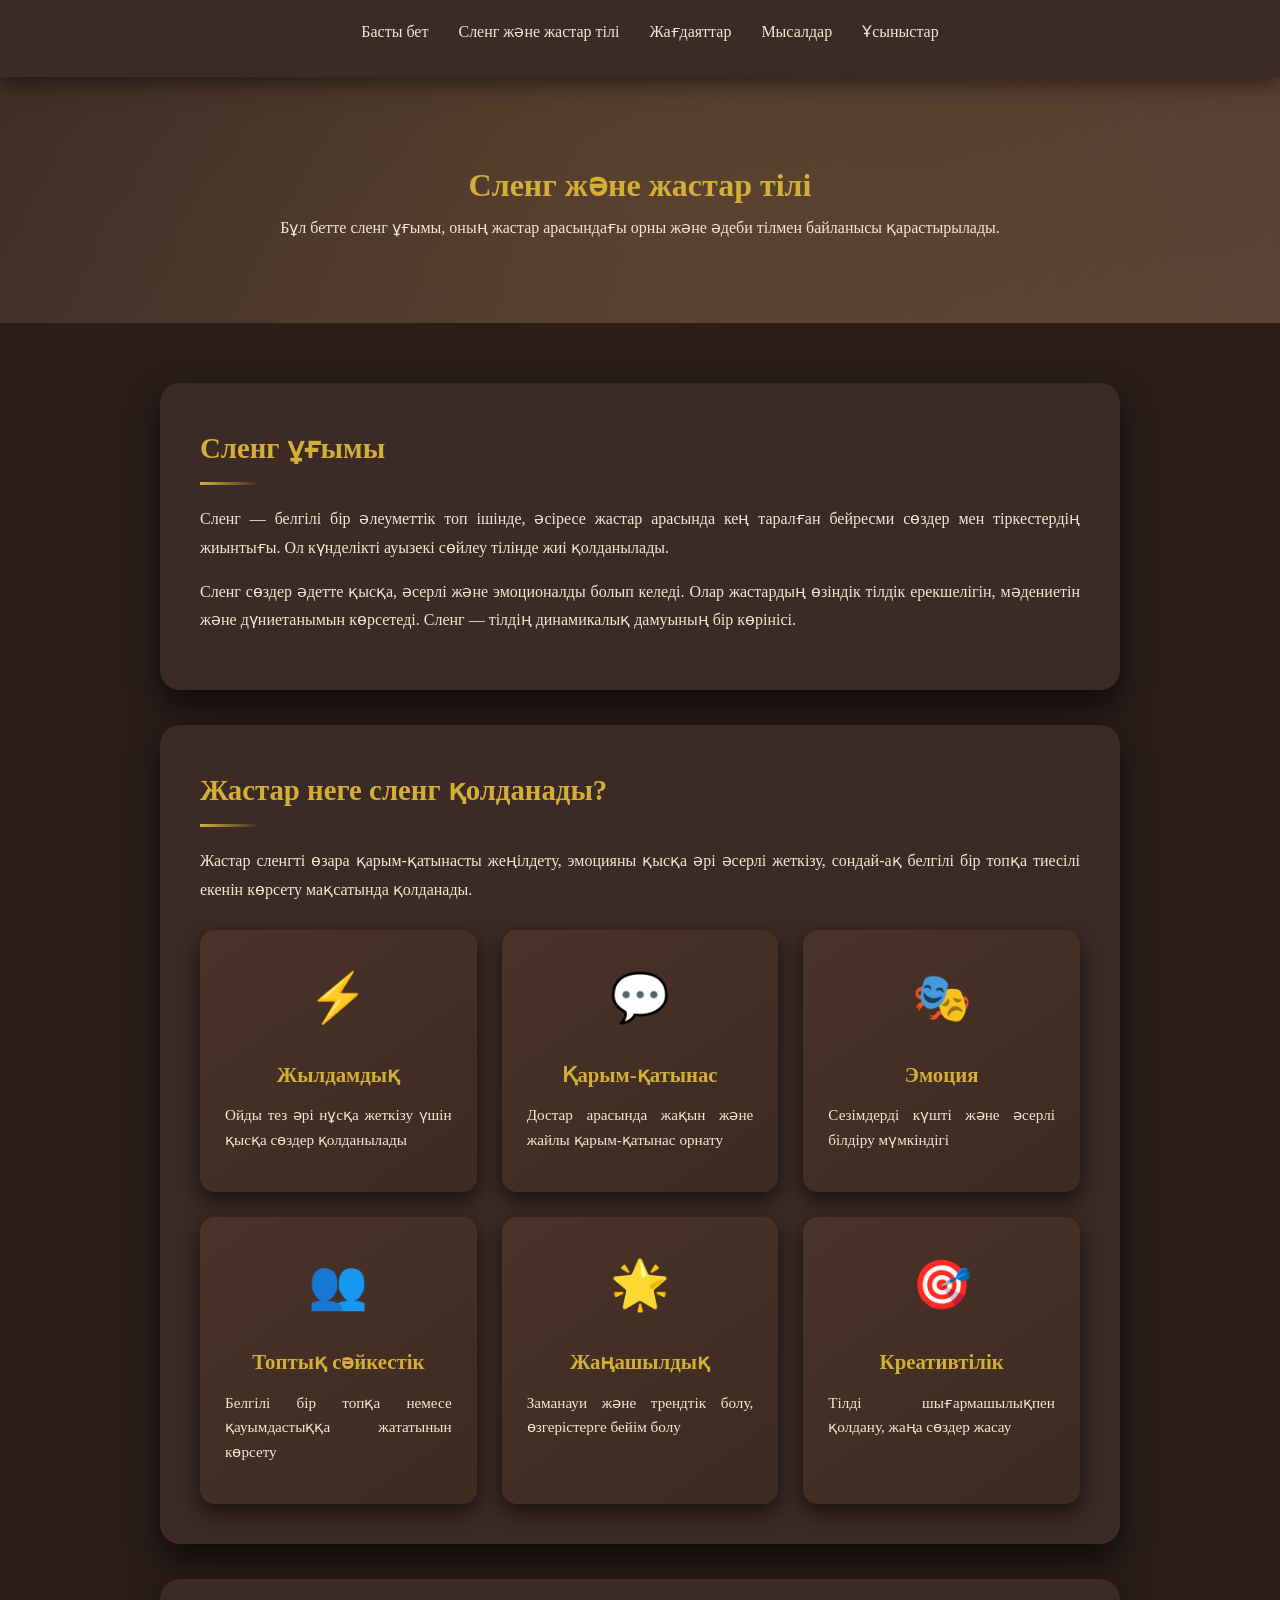
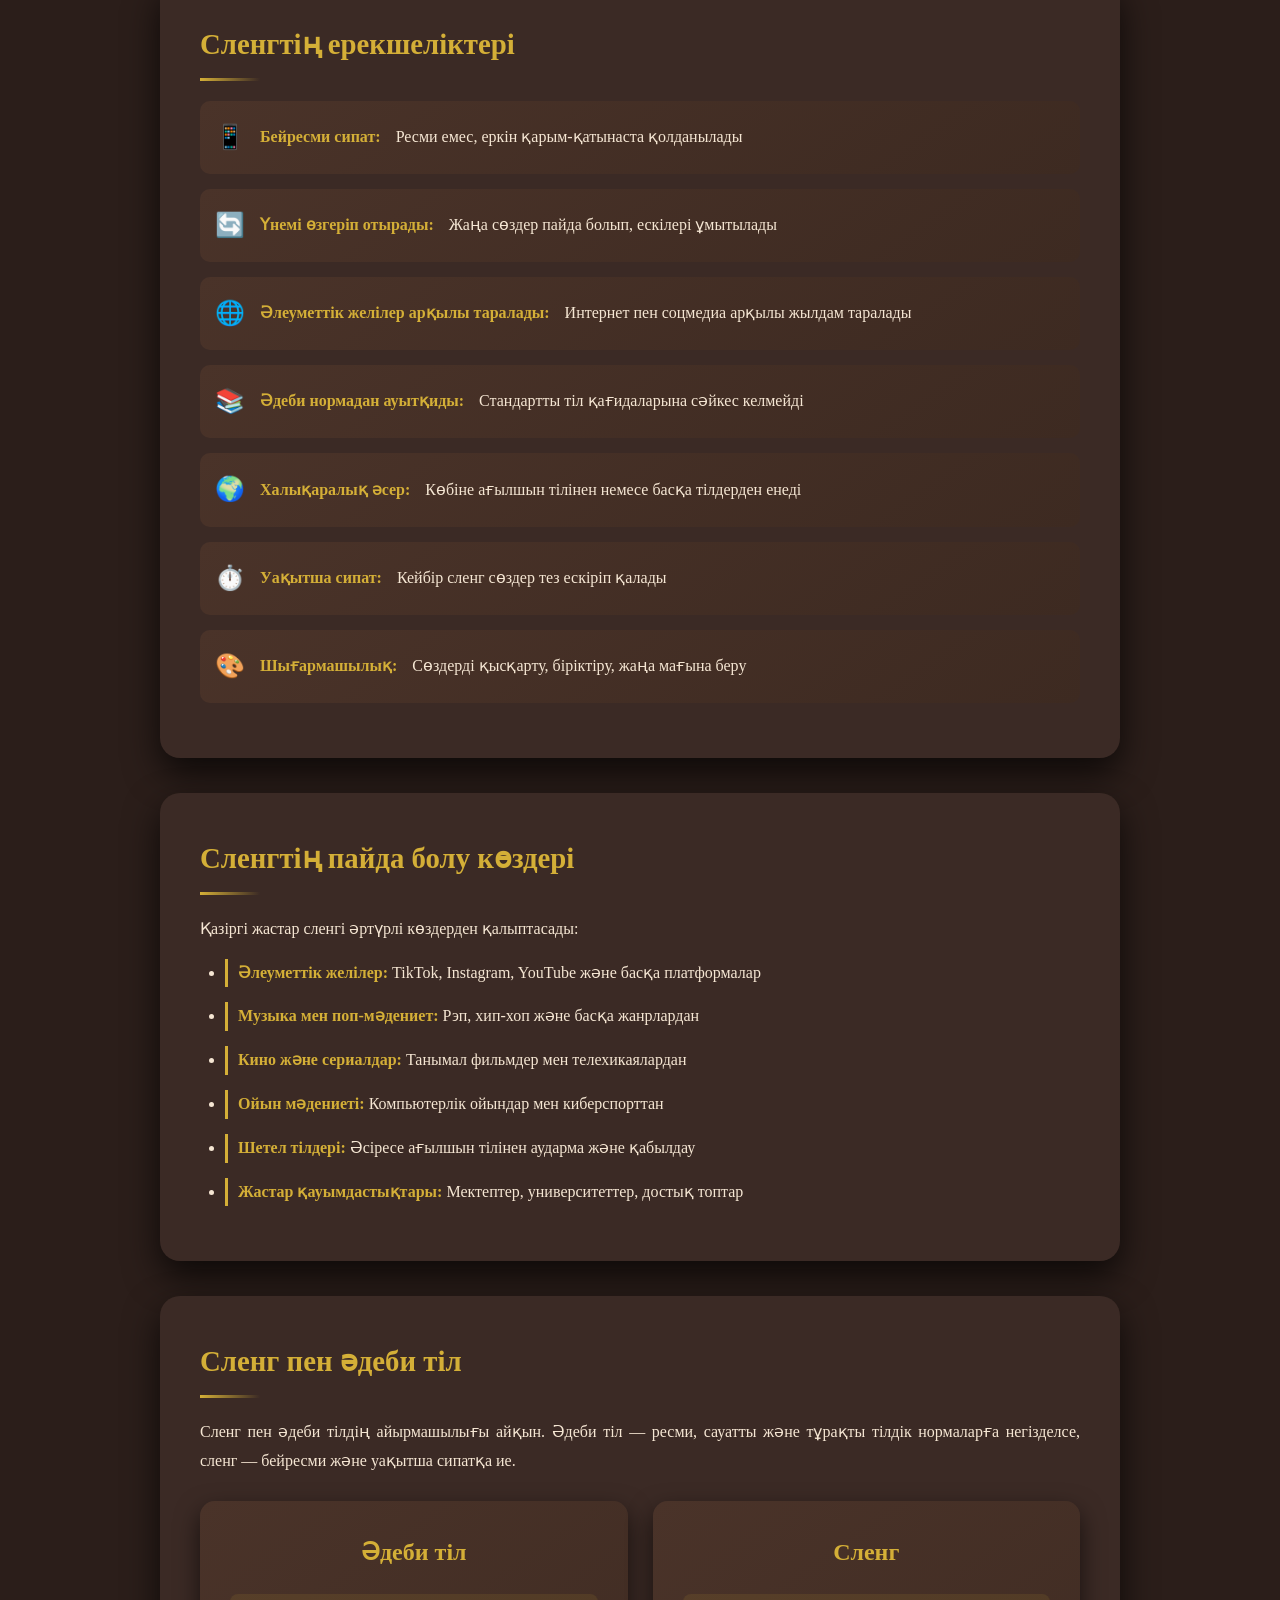
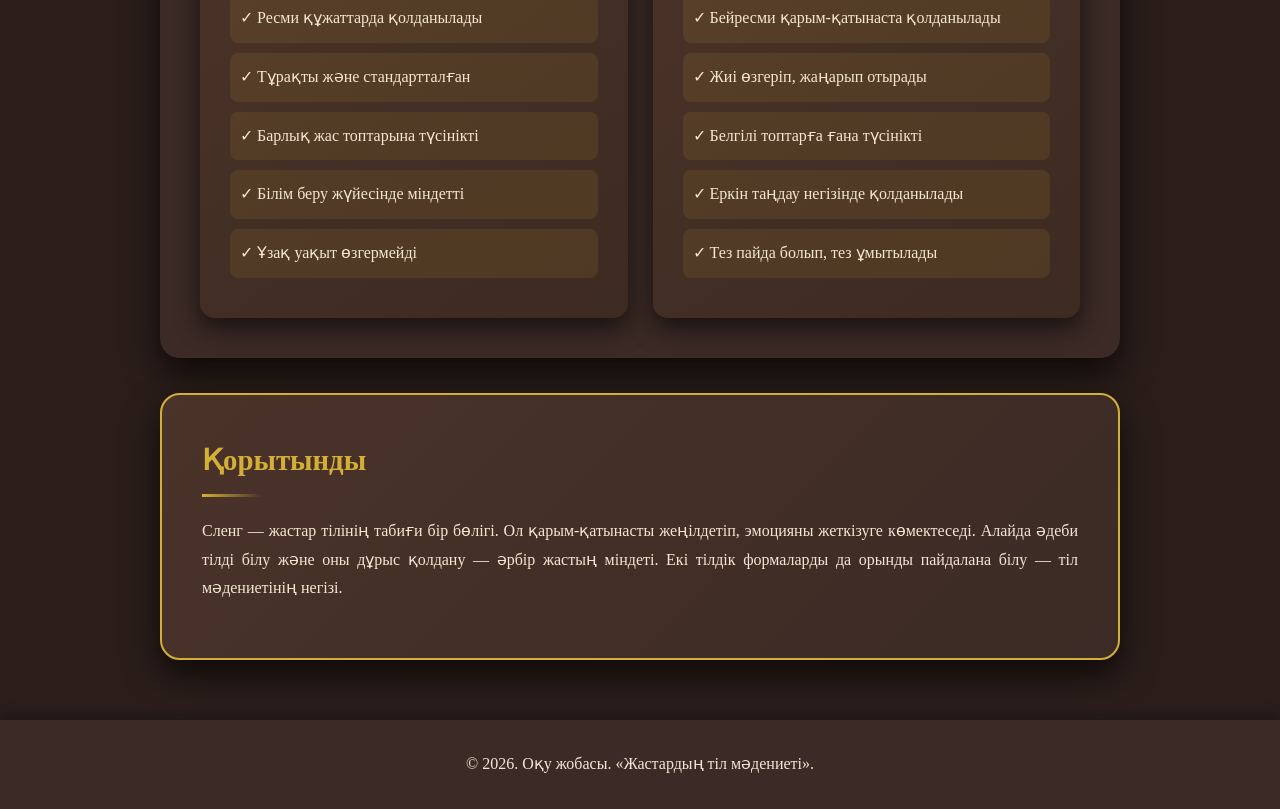
<file: sleng.html>
<!DOCTYPE html>
<html lang="kk">
<head>
    <meta charset="UTF-8">
    <title>Сленг және жастар тілі</title>
    <meta name="viewport" content="width=device-width, initial-scale=1.0">
    <meta name="description" content="Сленг ұғымы, оның жастар тіліндегі орны мен ерекшеліктері">
    <link rel="stylesheet" href="sleng.css">
</head>
<body>


    <nav>
        <ul>
            <li><a href="index.html">Басты бет</a></li>
            <li><a href="sleng.html">Сленг және жастар тілі</a></li>
            <li><a href="situacia.html">Жағдаяттар</a></li>
            <li><a href="misal.html">Мысалдар</a></li>
            <li><a href="usynys.html">Ұсыныстар</a></li>
        </ul>
    </nav>


    <header>
        <h1>Сленг және жастар тілі</h1>
        <p>
            Бұл бетте сленг ұғымы, оның жастар арасындағы орны
            және әдеби тілмен байланысы қарастырылады.
        </p>
    </header>

    <!-- Негізгі контент -->
    <main>

        <section class="intro-section">
            <h2>Сленг ұғымы</h2>
            <p>
                Сленг — белгілі бір әлеуметтік топ ішінде, әсіресе жастар арасында
                кең таралған бейресми сөздер мен тіркестердің жиынтығы.
                Ол күнделікті ауызекі сөйлеу тілінде жиі қолданылады.
            </p>
            <p>
                Сленг сөздер әдетте қысқа, әсерлі және эмоционалды болып келеді. 
                Олар жастардың өзіндік тілдік ерекшелігін, мәдениетін және дүниетанымын көрсетеді. 
                Сленг — тілдің динамикалық дамуының бір көрінісі.
            </p>
        </section>

        <section>
            <h2>Жастар неге сленг қолданады?</h2>
            <p>
                Жастар сленгті өзара қарым-қатынасты жеңілдету, эмоцияны қысқа әрі
                әсерлі жеткізу, сондай-ақ белгілі бір топқа тиесілі екенін көрсету
                мақсатында қолданады.
            </p>
            <div class="reasons-grid">
                <div class="reason-card">
                    <div class="reason-icon">⚡</div>
                    <h3>Жылдамдық</h3>
                    <p>Ойды тез әрі нұсқа жеткізу үшін қысқа сөздер қолданылады</p>
                </div>
                <div class="reason-card">
                    <div class="reason-icon">💬</div>
                    <h3>Қарым-қатынас</h3>
                    <p>Достар арасында жақын және жайлы қарым-қатынас орнату</p>
                </div>
                <div class="reason-card">
                    <div class="reason-icon">🎭</div>
                    <h3>Эмоция</h3>
                    <p>Сезімдерді күшті және әсерлі білдіру мүмкіндігі</p>
                </div>
                <div class="reason-card">
                    <div class="reason-icon">👥</div>
                    <h3>Топтық сәйкестік</h3>
                    <p>Белгілі бір топқа немесе қауымдастыққа жататынын көрсету</p>
                </div>
                <div class="reason-card">
                    <div class="reason-icon">🌟</div>
                    <h3>Жаңашылдық</h3>
                    <p>Заманауи және трендтік болу, өзгерістерге бейім болу</p>
                </div>
                <div class="reason-card">
                    <div class="reason-icon">🎯</div>
                    <h3>Креативтілік</h3>
                    <p>Тілді шығармашылықпен қолдану, жаңа сөздер жасау</p>
                </div>
            </div>
        </section>

        <section>
            <h2>Сленгтің ерекшеліктері</h2>
            <ul class="features-list">
                <li><span class="feature-icon">📱</span> <strong>Бейресми сипат:</strong> Ресми емес, еркін қарым-қатынаста қолданылады</li>
                <li><span class="feature-icon">🔄</span> <strong>Үнемі өзгеріп отырады:</strong> Жаңа сөздер пайда болып, ескілері ұмытылады</li>
                <li><span class="feature-icon">🌐</span> <strong>Әлеуметтік желілер арқылы таралады:</strong> Интернет пен соцмедиа арқылы жылдам таралады</li>
                <li><span class="feature-icon">📚</span> <strong>Әдеби нормадан ауытқиды:</strong> Стандартты тіл қағидаларына сәйкес келмейді</li>
                <li><span class="feature-icon">🌍</span> <strong>Халықаралық әсер:</strong> Көбіне ағылшын тілінен немесе басқа тілдерден енеді</li>
                <li><span class="feature-icon">⏱️</span> <strong>Уақытша сипат:</strong> Кейбір сленг сөздер тез ескіріп қалады</li>
                <li><span class="feature-icon">🎨</span> <strong>Шығармашылық:</strong> Сөздерді қысқарту, біріктіру, жаңа мағына беру</li>
            </ul>
        </section>

        <section>
            <h2>Сленгтің пайда болу көздері</h2>
            <p>Қазіргі жастар сленгі әртүрлі көздерден қалыптасады:</p>
            <ul class="sources-list">
                <li><strong>Әлеуметтік желілер:</strong> TikTok, Instagram, YouTube және басқа платформалар</li>
                <li><strong>Музыка мен поп-мәдениет:</strong> Рэп, хип-хоп және басқа жанрлардан</li>
                <li><strong>Кино және сериалдар:</strong> Танымал фильмдер мен телехикаялардан</li>
                <li><strong>Ойын мәдениеті:</strong> Компьютерлік ойындар мен киберспорттан</li>
                <li><strong>Шетел тілдері:</strong> Әсіресе ағылшын тілінен аударма және қабылдау</li>
                <li><strong>Жастар қауымдастықтары:</strong> Мектептер, университеттер, достық топтар</li>
            </ul>
        </section>

        <section>
            <h2>Сленг пен әдеби тіл</h2>
            <p>
                Сленг пен әдеби тілдің айырмашылығы айқын. Әдеби тіл — ресми,
                сауатты және тұрақты тілдік нормаларға негізделсе, сленг —
                бейресми және уақытша сипатқа ие.
            </p>
            <div class="comparison-table">
                <div class="comparison-item">
                    <h3>Әдеби тіл</h3>
                    <ul>
                        <li>✓ Ресми құжаттарда қолданылады</li>
                        <li>✓ Тұрақты және стандартталған</li>
                        <li>✓ Барлық жас топтарына түсінікті</li>
                        <li>✓ Білім беру жүйесінде міндетті</li>
                        <li>✓ Ұзақ уақыт өзгермейді</li>
                    </ul>
                </div>
                <div class="comparison-item">
                    <h3>Сленг</h3>
                    <ul>
                        <li>✓ Бейресми қарым-қатынаста қолданылады</li>
                        <li>✓ Жиі өзгеріп, жаңарып отырады</li>
                        <li>✓ Белгілі топтарға ғана түсінікті</li>
                        <li>✓ Еркін таңдау негізінде қолданылады</li>
                        <li>✓ Тез пайда болып, тез ұмытылады</li>
                    </ul>
                </div>
            </div>
        </section>

        <section class="conclusion-section">
            <h2>Қорытынды</h2>
            <p>
                Сленг — жастар тілінің табиғи бір бөлігі. Ол қарым-қатынасты жеңілдетіп, 
                эмоцияны жеткізуге көмектеседі. Алайда әдеби тілді білу және оны дұрыс 
                қолдану — әрбір жастың міндеті. Екі тілдік формаларды да орынды пайдалана 
                білу — тіл мәдениетінің негізі.
            </p>
        </section>

    </main>

    <!-- Төменгі бөлім -->
    <footer>
        <p>
            © 2026. Оқу жобасы. «Жастардың тіл мәдениеті».
        </p>
    </footer>

</body>
</html>
</file>
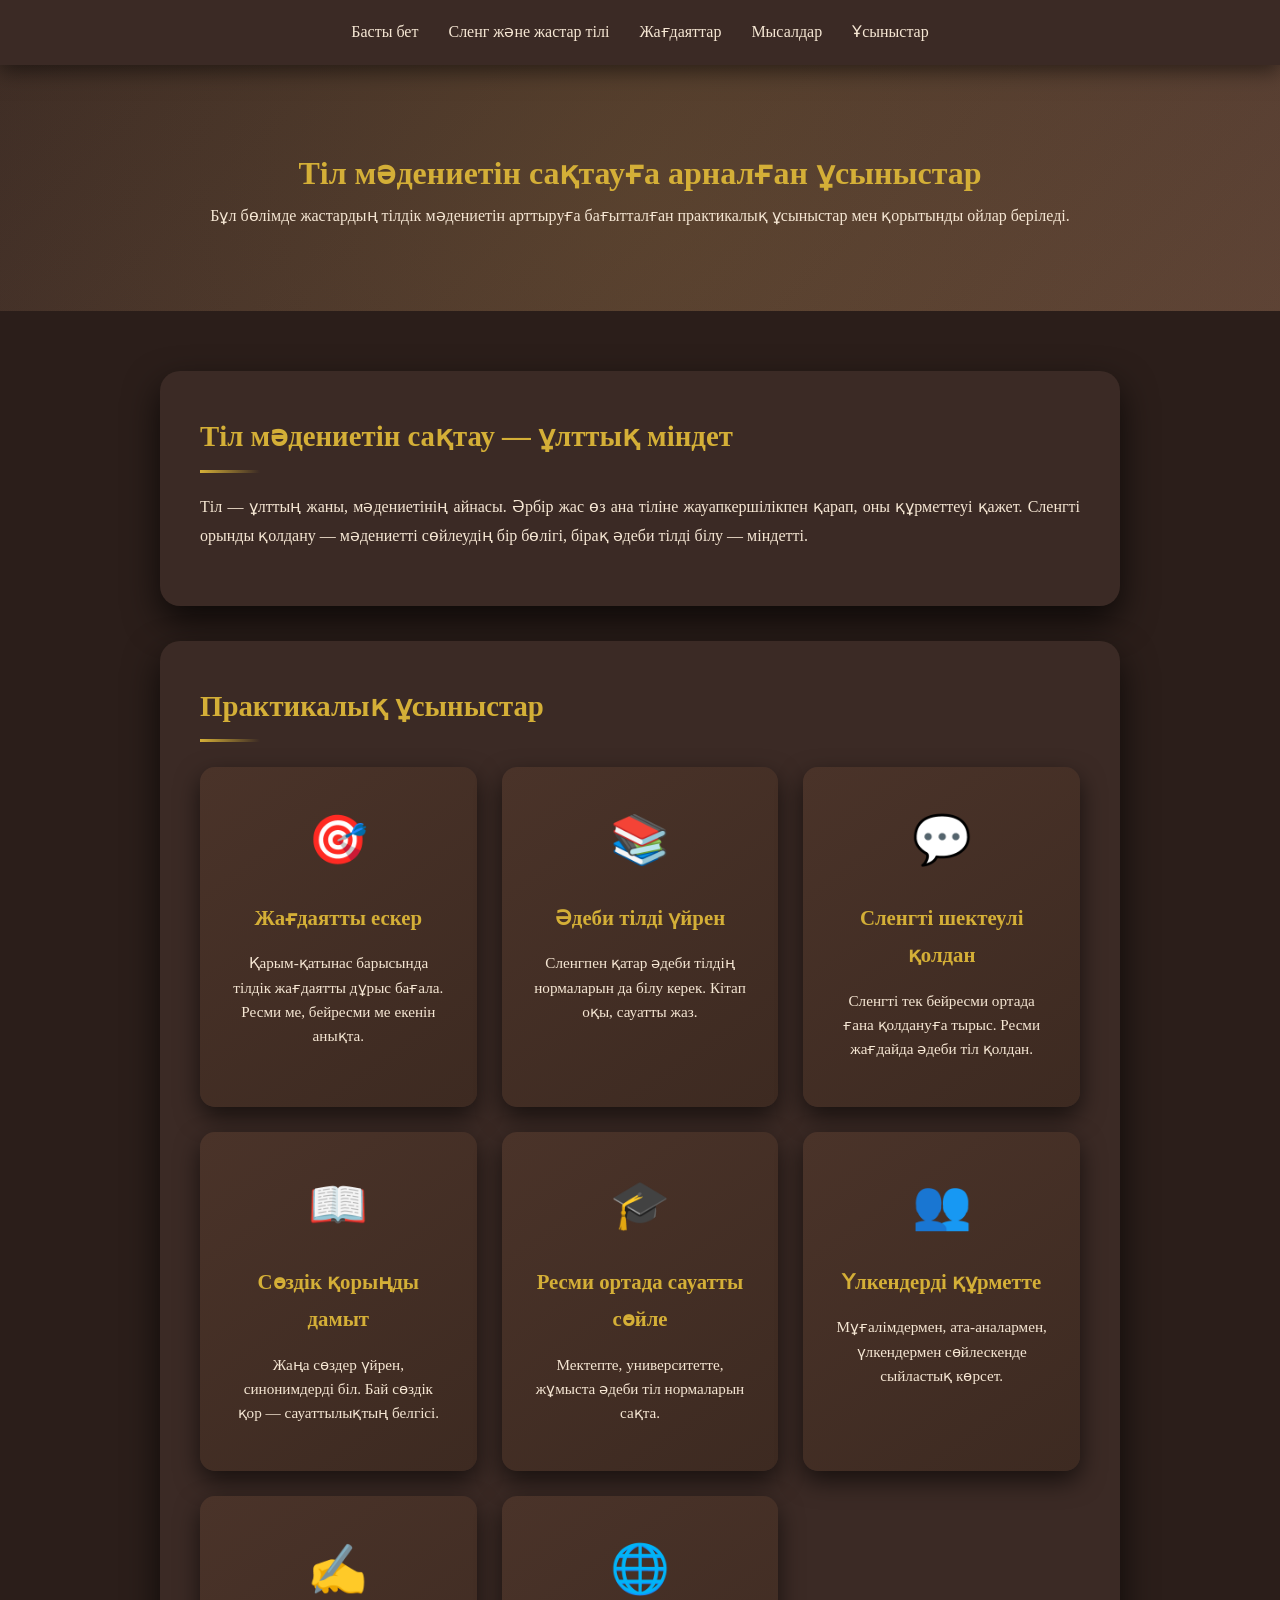
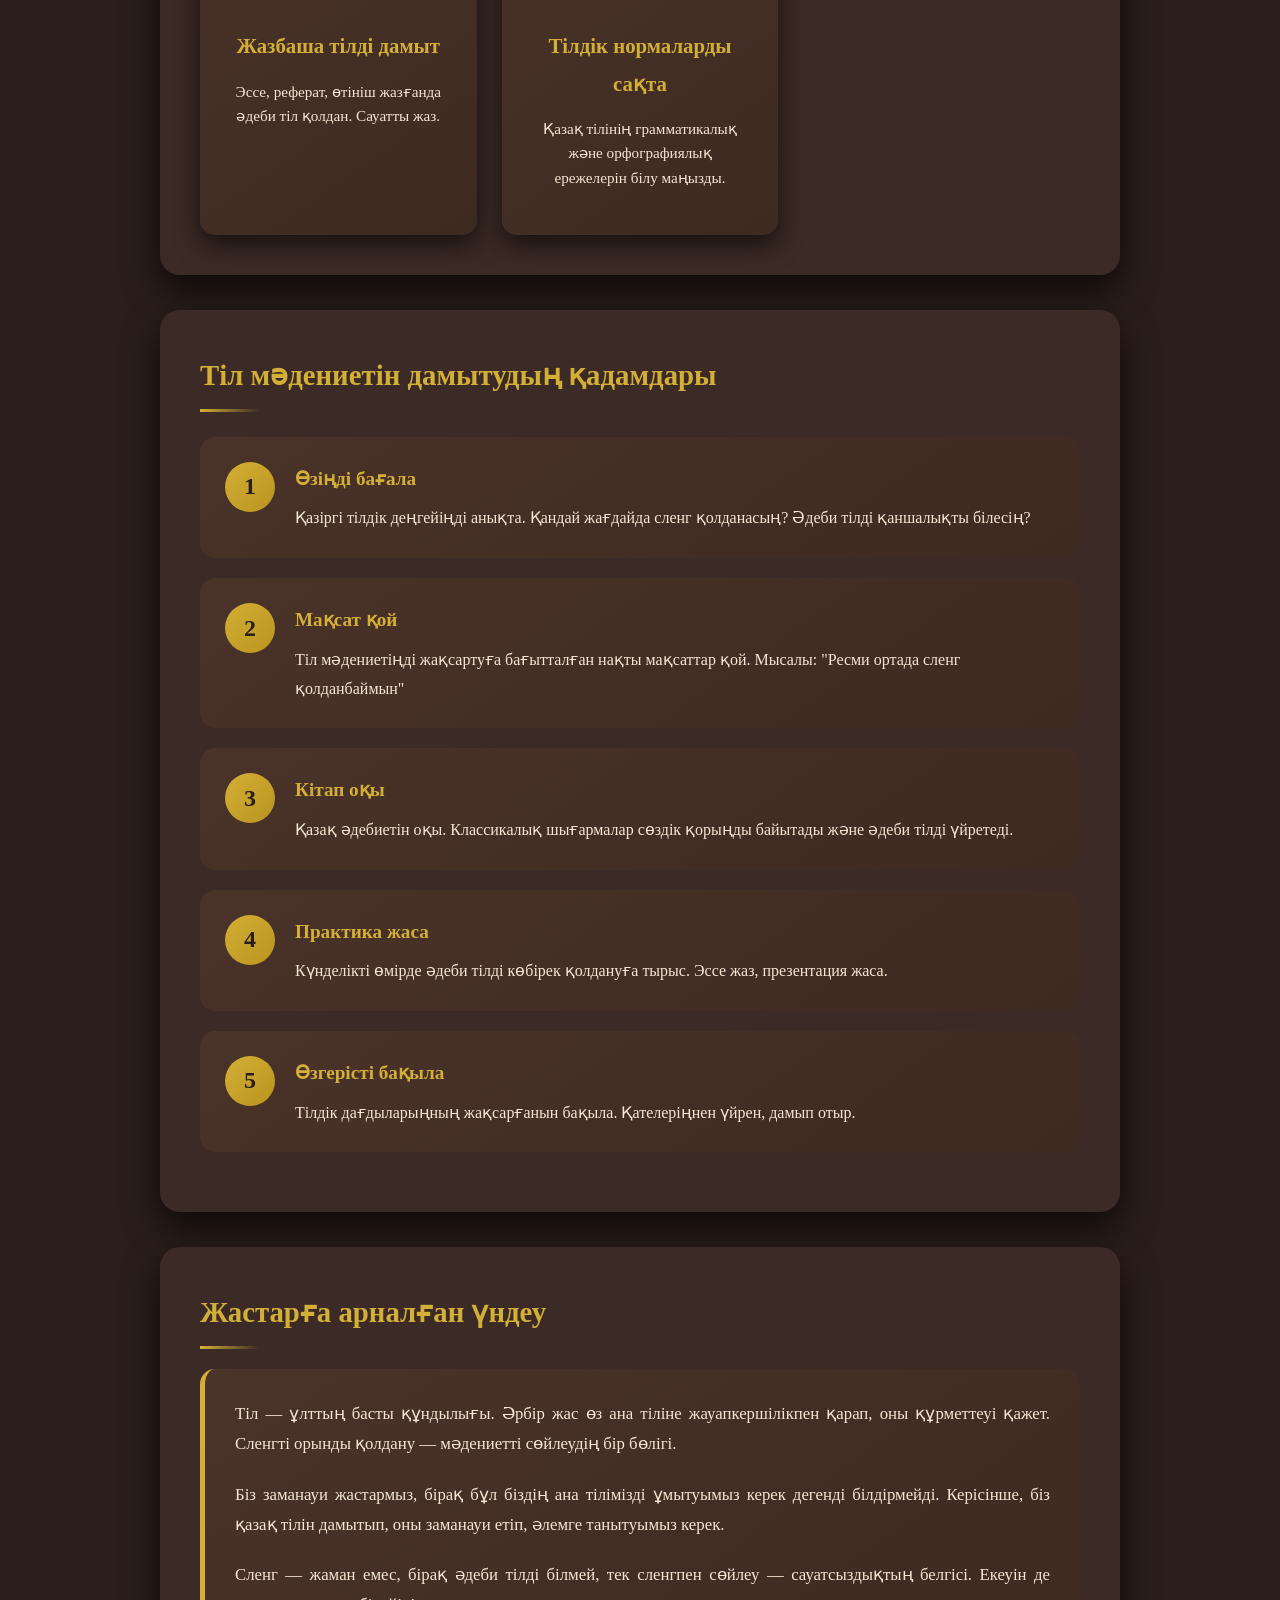
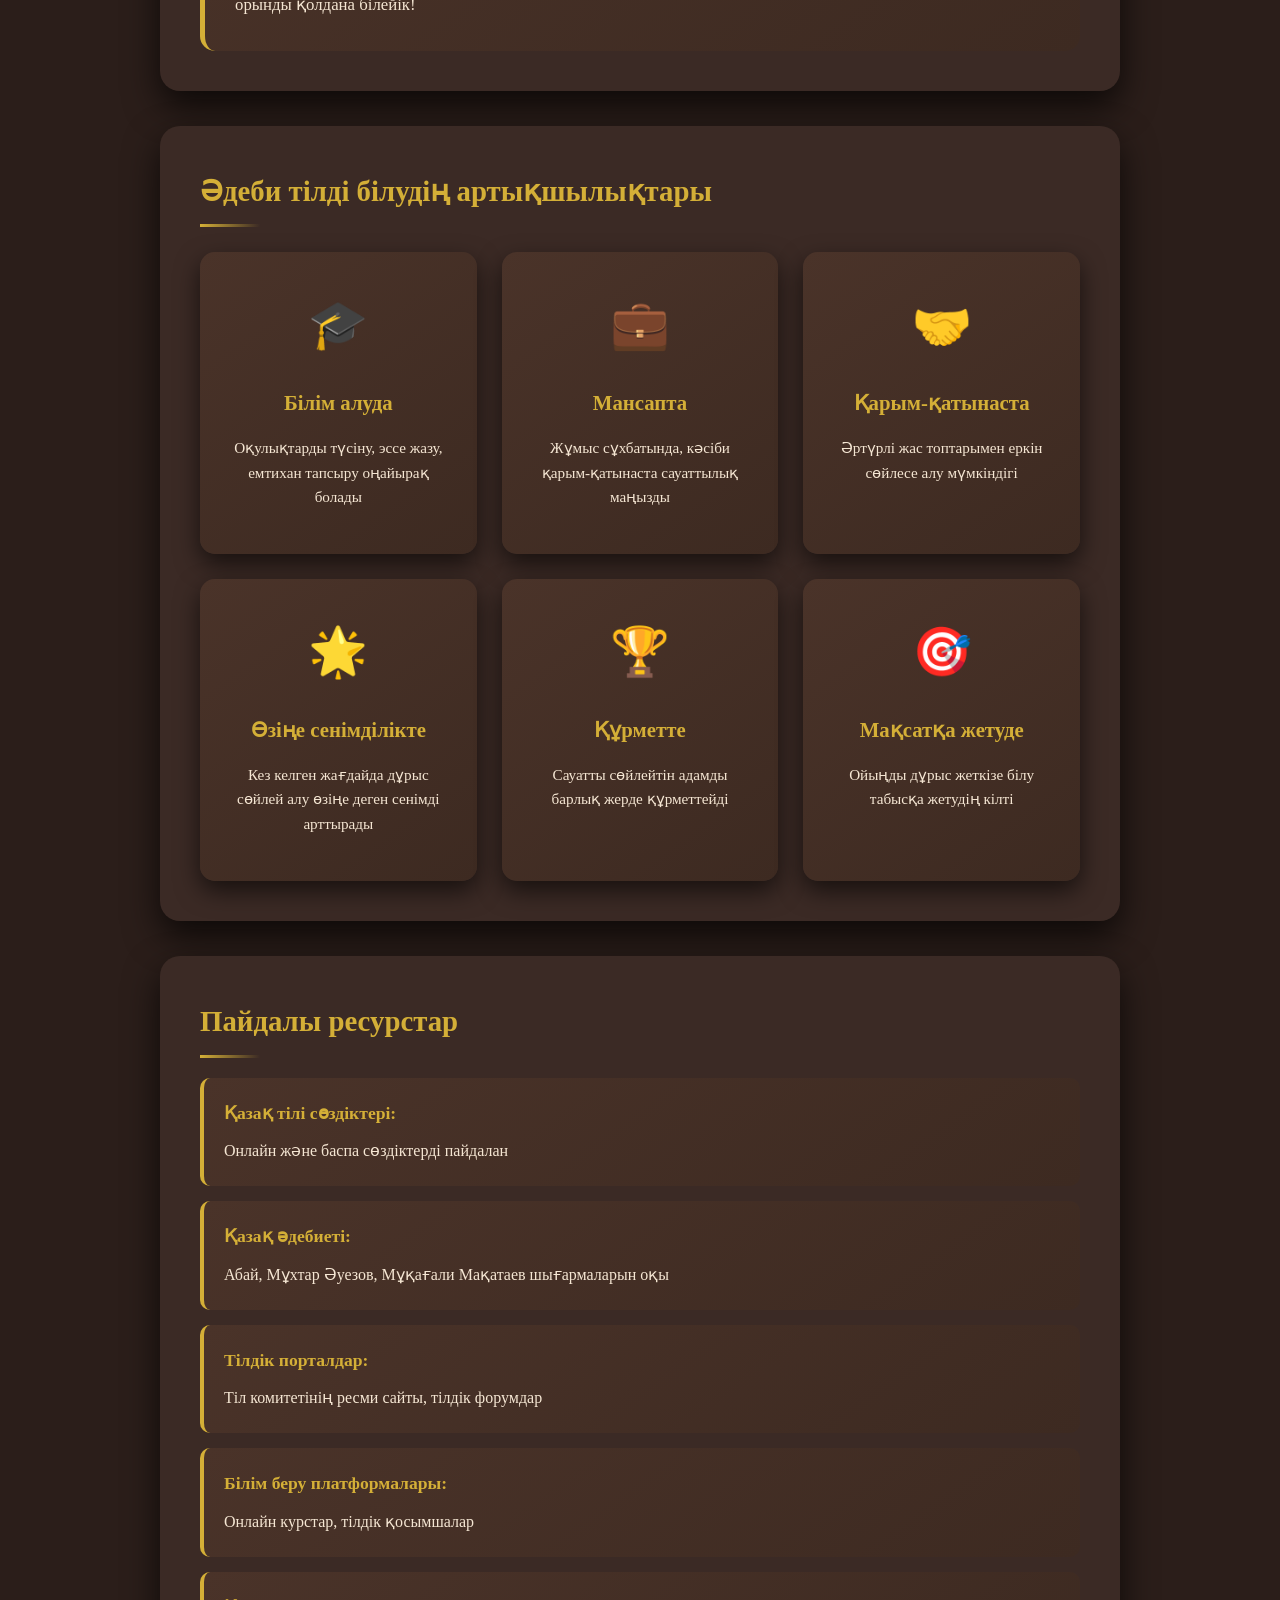
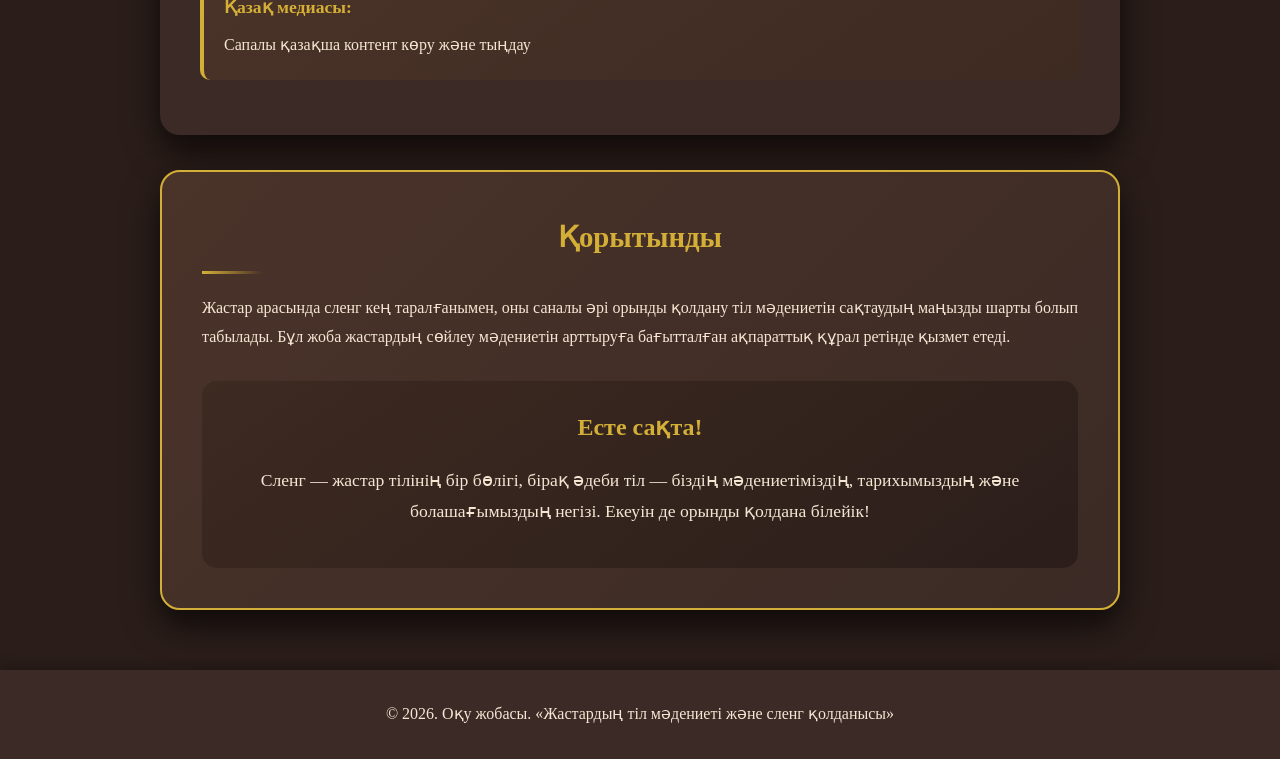
<file: usynys.html>
<!DOCTYPE html>
<html lang="kk">
<head>
    <meta charset="UTF-8">
    <title>Тіл мәдениетін сақтауға арналған ұсыныстар</title>
    <meta name="viewport" content="width=device-width, initial-scale=1.0">
    <meta name="description" content="Жастардың тіл мәдениетін дамытуға арналған ұсыныстар мен қорытынды ойлар">
    <link rel="stylesheet" href="usynys.css">
</head>
<body>

    <nav>
        <ul>
            <li><a href="index.html">Басты бет</a></li>
            <li><a href="sleng.html">Сленг және жастар тілі</a></li>
            <li><a href="situacia.html">Жағдаяттар</a></li>
            <li><a href="misal.html">Мысалдар</a></li>
            <li><a href="usynys.html">Ұсыныстар</a></li>
        </ul>
    </nav>

    <!-- Header -->
    <header>
        <h1>Тіл мәдениетін сақтауға арналған ұсыныстар</h1>
        <p>
            Бұл бөлімде жастардың тілдік мәдениетін арттыруға бағытталған
            практикалық ұсыныстар мен қорытынды ойлар беріледі.
        </p>
    </header>

    <!-- Негізгі контент -->
    <main>

        <section class="intro-section">
            <h2>Тіл мәдениетін сақтау — ұлттық міндет</h2>
            <p>
                Тіл — ұлттың жаны, мәдениетінің айнасы. Әрбір жас өз ана тіліне 
                жауапкершілікпен қарап, оны құрметтеуі қажет. Сленгті орынды қолдану — 
                мәдениетті сөйлеудің бір бөлігі, бірақ әдеби тілді білу — міндетті.
            </p>
        </section>

        <section>
            <h2>Практикалық ұсыныстар</h2>
            <div class="recommendations-grid">
                <div class="recommendation-card">
                    <div class="rec-icon">🎯</div>
                    <h3>Жағдаятты ескер</h3>
                    <p>Қарым-қатынас барысында тілдік жағдаятты дұрыс бағала. Ресми ме, бейресми ме екенін анықта.</p>
                </div>
                <div class="recommendation-card">
                    <div class="rec-icon">📚</div>
                    <h3>Әдеби тілді үйрен</h3>
                    <p>Сленгпен қатар әдеби тілдің нормаларын да білу керек. Кітап оқы, сауатты жаз.</p>
                </div>
                <div class="recommendation-card">
                    <div class="rec-icon">💬</div>
                    <h3>Сленгті шектеулі қолдан</h3>
                    <p>Сленгті тек бейресми ортада ғана қолдануға тырыс. Ресми жағдайда әдеби тіл қолдан.</p>
                </div>
                <div class="recommendation-card">
                    <div class="rec-icon">📖</div>
                    <h3>Сөздік қорыңды дамыт</h3>
                    <p>Жаңа сөздер үйрен, синонимдерді біл. Бай сөздік қор — сауаттылықтың белгісі.</p>
                </div>
                <div class="recommendation-card">
                    <div class="rec-icon">🎓</div>
                    <h3>Ресми ортада сауатты сөйле</h3>
                    <p>Мектепте, университетте, жұмыста әдеби тіл нормаларын сақта.</p>
                </div>
                <div class="recommendation-card">
                    <div class="rec-icon">👥</div>
                    <h3>Үлкендерді құрметте</h3>
                    <p>Мұғалімдермен, ата-аналармен, үлкендермен сөйлескенде сыйластық көрсет.</p>
                </div>
                <div class="recommendation-card">
                    <div class="rec-icon">✍️</div>
                    <h3>Жазбаша тілді дамыт</h3>
                    <p>Эссе, реферат, өтініш жазғанда әдеби тіл қолдан. Сауатты жаз.</p>
                </div>
                <div class="recommendation-card">
                    <div class="rec-icon">🌐</div>
                    <h3>Тілдік нормаларды сақта</h3>
                    <p>Қазақ тілінің грамматикалық және орфографиялық ережелерін білу маңызды.</p>
                </div>
            </div>
        </section>

        <section class="steps-section">
            <h2>Тіл мәдениетін дамытудың қадамдары</h2>
            <div class="steps-list">
                <div class="step-item">
                    <div class="step-number">1</div>
                    <div class="step-content">
                        <h3>Өзіңді бағала</h3>
                        <p>Қазіргі тілдік деңгейіңді анықта. Қандай жағдайда сленг қолданасың? Әдеби тілді қаншалықты білесің?</p>
                    </div>
                </div>
                <div class="step-item">
                    <div class="step-number">2</div>
                    <div class="step-content">
                        <h3>Мақсат қой</h3>
                        <p>Тіл мәдениетіңді жақсартуға бағытталған нақты мақсаттар қой. Мысалы: "Ресми ортада сленг қолданбаймын"</p>
                    </div>
                </div>
                <div class="step-item">
                    <div class="step-number">3</div>
                    <div class="step-content">
                        <h3>Кітап оқы</h3>
                        <p>Қазақ әдебиетін оқы. Классикалық шығармалар сөздік қорыңды байытады және әдеби тілді үйретеді.</p>
                    </div>
                </div>
                <div class="step-item">
                    <div class="step-number">4</div>
                    <div class="step-content">
                        <h3>Практика жаса</h3>
                        <p>Күнделікті өмірде әдеби тілді көбірек қолдануға тырыс. Эссе жаз, презентация жаса.</p>
                    </div>
                </div>
                <div class="step-item">
                    <div class="step-number">5</div>
                    <div class="step-content">
                        <h3>Өзгерісті бақыла</h3>
                        <p>Тілдік дағдыларыңның жақсарғанын бақыла. Қателеріңнен үйрен, дамып отыр.</p>
                    </div>
                </div>
            </div>
        </section>

        <section>
            <h2>Жастарға арналған үндеу</h2>
            <div class="appeal-box">
                <p>
                    Тіл — ұлттың басты құндылығы. Әрбір жас өз ана тіліне
                    жауапкершілікпен қарап, оны құрметтеуі қажет.
                    Сленгті орынды қолдану — мәдениетті сөйлеудің бір бөлігі.
                </p>
                <p>
                    Біз заманауи жастармыз, бірақ бұл біздің ана тілімізді ұмытуымыз 
                    керек дегенді білдірмейді. Керісінше, біз қазақ тілін дамытып, 
                    оны заманауи етіп, әлемге танытуымыз керек.
                </p>
                <p>
                    Сленг — жаман емес, бірақ әдеби тілді білмей, тек сленгпен сөйлеу — 
                    сауатсыздықтың белгісі. Екеуін де орынды қолдана білейік!
                </p>
            </div>
        </section>

        <section class="benefits-section">
            <h2>Әдеби тілді білудің артықшылықтары</h2>
            <div class="benefits-grid">
                <div class="benefit-card">
                    <div class="benefit-icon">🎓</div>
                    <h3>Білім алуда</h3>
                    <p>Оқулықтарды түсіну, эссе жазу, емтихан тапсыру оңайырақ болады</p>
                </div>
                <div class="benefit-card">
                    <div class="benefit-icon">💼</div>
                    <h3>Мансапта</h3>
                    <p>Жұмыс сұхбатында, кәсіби қарым-қатынаста сауаттылық маңызды</p>
                </div>
                <div class="benefit-card">
                    <div class="benefit-icon">🤝</div>
                    <h3>Қарым-қатынаста</h3>
                    <p>Әртүрлі жас топтарымен еркін сөйлесе алу мүмкіндігі</p>
                </div>
                <div class="benefit-card">
                    <div class="benefit-icon">🌟</div>
                    <h3>Өзіңе сенімділікте</h3>
                    <p>Кез келген жағдайда дұрыс сөйлей алу өзіңе деген сенімді арттырады</p>
                </div>
                <div class="benefit-card">
                    <div class="benefit-icon">🏆</div>
                    <h3>Құрметте</h3>
                    <p>Сауатты сөйлейтін адамды барлық жерде құрметтейді</p>
                </div>
                <div class="benefit-card">
                    <div class="benefit-icon">🎯</div>
                    <h3>Мақсатқа жетуде</h3>
                    <p>Ойыңды дұрыс жеткізе білу табысқа жетудің кілті</p>
                </div>
            </div>
        </section>

        <section class="resources-section">
            <h2>Пайдалы ресурстар</h2>
            <ul class="resources-list">
                <li>
                    <strong>Қазақ тілі сөздіктері:</strong> Онлайн және баспа сөздіктерді пайдалан
                </li>
                <li>
                    <strong>Қазақ әдебиеті:</strong> Абай, Мұхтар Әуезов, Мұқағали Мақатаев шығармаларын оқы
                </li>
                <li>
                    <strong>Тілдік порталдар:</strong> Тіл комитетінің ресми сайты, тілдік форумдар
                </li>
                <li>
                    <strong>Білім беру платформалары:</strong> Онлайн курстар, тілдік қосымшалар
                </li>
                <li>
                    <strong>Қазақ медиасы:</strong> Сапалы қазақша контент көру және тыңдау
                </li>
            </ul>
        </section>

        <section class="conclusion">
            <h2>Қорытынды</h2>
            <p>
                Жастар арасында сленг кең таралғанымен, оны саналы әрі
                орынды қолдану тіл мәдениетін сақтаудың маңызды шарты болып табылады.
                Бұл жоба жастардың сөйлеу мәдениетін арттыруға бағытталған
                ақпараттық құрал ретінде қызмет етеді.
            </p>
            <div class="final-message">
                <h3>Есте сақта!</h3>
                <p>
                    Сленг — жастар тілінің бір бөлігі, бірақ әдеби тіл — біздің 
                    мәдениетіміздің, тарихымыздың және болашағымыздың негізі. 
                    Екеуін де орынды қолдана білейік!
                </p>
            </div>
        </section>

    </main>

    <!-- Footer -->
    <footer>
        <p>© 2026. Оқу жобасы. «Жастардың тіл мәдениеті және сленг қолданысы»</p>
    </footer>

</body>
</html>
</file>
<file: style.css>
/* Общие настройки */
* {
  margin: 0;
  padding: 0;
  box-sizing: border-box;
}

html {
  scroll-behavior: smooth;
}

body {
  font-family: 'Georgia', serif;
  background-color: #2b1e1a;
  color: #f5e6d3;
  line-height: 1.8;
  overflow-x: hidden;
}

/* Контейнер */
.container {
  max-width: 1000px;
  margin: 0 auto;
  padding: 0 20px;
}

/* Навигация */
.navbar {
  background-color: #3b2a25;
  padding: 15px 0;
  box-shadow: 0 4px 12px rgba(0,0,0,0.3);
  position: sticky;
  top: 0;
  z-index: 1000;
  transition: all 0.3s ease;
}
.navbar .container {
  display: flex;
  justify-content: space-between;
  align-items: center;
  flex-wrap: wrap;
}
.navbar .logo {
  font-weight: bold;
  font-size: 1.4rem;
  color: #d4af37;
  text-decoration: none;
  letter-spacing: 1px;
  transition: transform 0.3s ease;
}
.navbar .logo:hover {
  transform: scale(1.05);
}
.navbar .nav-links {
  list-style: none;
  display: flex;
  gap: 25px;
  flex-wrap: wrap;
}
.navbar .nav-links a {
  text-decoration: none;
  color: #f5e6d3;
  font-weight: 500;
  transition: all 0.3s ease;
  position: relative;
  padding: 5px 0;
}
.navbar .nav-links a::after {
  content: '';
  position: absolute;
  bottom: 0;
  left: 0;
  width: 0;
  height: 2px;
  background-color: #d4af37;
  transition: width 0.3s ease;
}
.navbar .nav-links a:hover {
  color: #d4af37;
}
.navbar .nav-links a:hover::after {
  width: 100%;
}

/* Header */
.hero {
  background: linear-gradient(135deg, #3b2a25, #5a4035);
  color: #f5e6d3;
  text-align: center;
  padding: 80px 20px;
  border-radius: 0 0 25px 25px;
  box-shadow: 0 10px 30px rgba(0,0,0,0.4);
  position: relative;
  overflow: hidden;
}
.hero::before {
  content: '';
  position: absolute;
  top: -50%;
  left: -50%;
  width: 200%;
  height: 200%;
  background: radial-gradient(circle, rgba(212,175,55,0.1) 0%, transparent 70%);
  animation: pulse 15s ease-in-out infinite;
}
@keyframes pulse {
  0%, 100% { transform: scale(1); opacity: 0.5; }
  50% { transform: scale(1.1); opacity: 0.8; }
}
.hero h1 {
  font-size: 2.5rem;
  margin-bottom: 20px;
  position: relative;
  z-index: 1;
  animation: fadeInDown 1s ease;
}
.hero p {
  font-size: 1.2rem;
  max-width: 700px;
  margin: 0 auto;
  position: relative;
  z-index: 1;
  animation: fadeInUp 1s ease 0.3s both;
}
@keyframes fadeInDown {
  from { opacity: 0; transform: translateY(-30px); }
  to { opacity: 1; transform: translateY(0); }
}
@keyframes fadeInUp {
  from { opacity: 0; transform: translateY(30px); }
  to { opacity: 1; transform: translateY(0); }
}

/* Sections */
.section {
  background-color: #3b2a25;
  padding: 35px;
  margin: 30px 0;
  border-radius: 15px;
  box-shadow: 0 10px 25px rgba(0,0,0,0.5);
  transition: all 0.4s ease;
  animation: fadeIn 0.8s ease;
}
@keyframes fadeIn {
  from { opacity: 0; transform: translateY(20px); }
  to { opacity: 1; transform: translateY(0); }
}
.section:hover {
  transform: translateY(-5px);
  box-shadow: 0 20px 35px rgba(0,0,0,0.6);
}
.section h2 {
  color: #d4af37;
  margin-bottom: 20px;
  font-size: 1.8rem;
  position: relative;
  padding-bottom: 10px;
}
.section h2::after {
  content: '';
  position: absolute;
  bottom: 0;
  left: 0;
  width: 60px;
  height: 3px;
  background: linear-gradient(90deg, #d4af37, transparent);
}
.section p {
  margin-bottom: 15px;
  text-align: justify;
}
.section ul {
  margin-left: 25px;
  margin-top: 15px;
}
.section ul li {
  margin-bottom: 12px;
  line-height: 1.6;
}
.section ul li strong {
  color: #d4af37;
}

/* Cards */
.cards {
  display: grid;
  grid-template-columns: repeat(auto-fit, minmax(250px, 1fr));
  gap: 25px;
  padding-top: 20px;
}
.cards-title {
  grid-column: 1 / -1;
  text-align: center;
  margin-bottom: 10px;
}
.card {
  background: linear-gradient(145deg, #4a3329, #3d2a21);
  padding: 30px;
  border-radius: 15px;
  box-shadow: 0 8px 20px rgba(0,0,0,0.6);
  transition: all 0.4s ease;
  position: relative;
  overflow: hidden;
}
.card::before {
  content: '';
  position: absolute;
  top: 0;
  left: -100%;
  width: 100%;
  height: 100%;
  background: linear-gradient(90deg, transparent, rgba(212,175,55,0.1), transparent);
  transition: left 0.5s ease;
}
.card:hover::before {
  left: 100%;
}
.card:hover {
  transform: translateY(-10px) scale(1.02);
  box-shadow: 0 20px 40px rgba(0,0,0,0.8);
}
.card-icon {
  font-size: 2.5rem;
  text-align: center;
  margin-bottom: 15px;
  animation: bounce 2s ease infinite;
}
@keyframes bounce {
  0%, 100% { transform: translateY(0); }
  50% { transform: translateY(-10px); }
}
.card h3 {
  margin-bottom: 15px;
  color: #d4af37;
  font-size: 1.4rem;
  text-align: center;
}
.slang {
  font-weight: bold;
  color: #f5e6d3;
  margin-bottom: 8px;
  font-size: 1.05rem;
}
.literary {
  margin-top: 8px;
  color: #e0cba8;
  line-height: 1.5;
}
.example {
  margin-top: 12px;
  padding-top: 12px;
  border-top: 1px solid rgba(212,175,55,0.3);
  font-size: 0.95rem;
  color: #d4af37;
  font-style: italic;
}

/* CTA Section */
.cta-section {
  text-align: center;
  background: linear-gradient(135deg, #4a3329, #3b2a25);
}
.cta-buttons {
  display: flex;
  gap: 20px;
  justify-content: center;
  margin-top: 25px;
  flex-wrap: wrap;
}
.cta-button {
  display: inline-block;
  padding: 12px 30px;
  background-color: #d4af37;
  color: #2b1e1a;
  text-decoration: none;
  border-radius: 25px;
  font-weight: bold;
  transition: all 0.3s ease;
  box-shadow: 0 5px 15px rgba(212,175,55,0.3);
}
.cta-button:hover {
  background-color: #f5e6d3;
  transform: translateY(-3px);
  box-shadow: 0 8px 20px rgba(212,175,55,0.5);
}

.footer {
  text-align: center;
  padding: 30px;
  background-color: #3b2a25;
  color: #f5e6d3;
  font-size: 14px;
  box-shadow: 0 -4px 12px rgba(0,0,0,0.3);
  margin-top: 50px;
}

/* Responsive */
@media (max-width: 768px) {
  .navbar .container {
    flex-direction: column;
    gap: 15px;
  }
  .navbar .nav-links {
    gap: 15px;
    justify-content: center;
  }
  .hero h1 {
    font-size: 2rem;
  }
  .hero p {
    font-size: 1rem;
  }
  .cards {
    grid-template-columns: 1fr;
  }
  .section {
    padding: 25px;
  }
}
</file>
<file: misal.css>
/* ===== Общие настройки ===== */
* {
    margin: 0;
    padding: 0;
    box-sizing: border-box;
}

html {
    scroll-behavior: smooth;
}

body {
    font-family: 'Georgia', serif;
    background-color: #2b1e1a;
    color: #f5e6d3;
    line-height: 1.8;
    overflow-x: hidden;
}

nav {
    background-color: #3b2a25;
    padding: 18px 0;
    box-shadow: 0 6px 20px rgba(0,0,0,0.5);
    position: sticky;
    top: 0;
    z-index: 1000;
}

nav ul {
    max-width: 1000px;
    margin: 0 auto;
    display: flex;
    justify-content: center;
    gap: 30px;
    list-style: none;
    flex-wrap: wrap;
}

nav a {
    text-decoration: none;
    color: #f5e6d3;
    transition: all 0.3s ease;
    position: relative;
    padding: 5px 0;
}

nav a::after {
    content: '';
    position: absolute;
    bottom: 0;
    left: 0;
    width: 0;
    height: 2px;
    background-color: #d4af37;
    transition: width 0.3s ease;
}

nav a:hover {
    color: #d4af37;
}

nav a:hover::after {
    width: 100%;
}

/* ===== Header ===== */
header {
    background: linear-gradient(135deg, #3b2a25, #5a4035);
    padding: 80px 20px;
    text-align: center;
    border-radius: 0 0 30px 30px;
    position: relative;
    overflow: hidden;
}

header::before {
    content: '';
    position: absolute;
    top: -50%;
    left: -50%;
    width: 200%;
    height: 200%;
    background: radial-gradient(circle, rgba(212,175,55,0.1) 0%, transparent 70%);
    animation: pulse 15s ease-in-out infinite;
}

@keyframes pulse {
    0%, 100% { transform: scale(1); opacity: 0.5; }
    50% { transform: scale(1.1); opacity: 0.8; }
}

header h1 {
    color: #d4af37;
    margin-bottom: 15px;
    position: relative;
    z-index: 1;
}

header p {
    position: relative;
    z-index: 1;
}

/* ===== Main ===== */
main {
    max-width: 1000px;
    margin: 60px auto;
    padding: 0 20px;
}

/* ===== Секции ===== */
section {
    background-color: #3b2a25;
    padding: 40px;
    margin-bottom: 35px;
    border-radius: 20px;
    box-shadow: 0 15px 35px rgba(0,0,0,0.7);
    transition: all 0.4s ease;
    animation: fadeIn 0.8s ease;
}

@keyframes fadeIn {
    from { opacity: 0; transform: translateY(20px); }
    to { opacity: 1; transform: translateY(0); }
}

section:hover {
    transform: translateY(-5px);
    box-shadow: 0 20px 40px rgba(0,0,0,0.8);
}

section h2 {
    color: #d4af37;
    margin-bottom: 20px;
    font-size: 1.8rem;
    position: relative;
    padding-bottom: 10px;
}

section h2::after {
    content: '';
    position: absolute;
    bottom: 0;
    left: 0;
    width: 60px;
    height: 3px;
    background: linear-gradient(90deg, #d4af37, transparent);
}

section p {
    margin-bottom: 15px;
    text-align: justify;
}

.section-title {
    text-align: center;
    margin-bottom: 30px;
}

/* ===== Карточки ===== */
.cards {
    display: grid;
    grid-template-columns: repeat(auto-fit, minmax(280px, 1fr));
    gap: 25px;
}

.card {
    background: linear-gradient(145deg, #4a3329, #3d2a21);
    padding: 30px;
    border-radius: 20px;
    transition: all 0.4s ease;
    box-shadow: 0 10px 25px rgba(0,0,0,0.6);
    position: relative;
    overflow: hidden;
}

.card::before {
    content: '';
    position: absolute;
    top: 0;
    left: -100%;
    width: 100%;
    height: 100%;
    background: linear-gradient(90deg, transparent, rgba(212,175,55,0.1), transparent);
    transition: left 0.5s ease;
}

.card:hover::before {
    left: 100%;
}

.card:hover {
    transform: translateY(-10px) scale(1.02);
    box-shadow: 0 25px 50px rgba(0,0,0,0.9);
}

.card-icon {
    font-size: 2.5rem;
    text-align: center;
    margin-bottom: 15px;
    animation: bounce 2s ease infinite;
}

@keyframes bounce {
    0%, 100% { transform: translateY(0); }
    50% { transform: translateY(-10px); }
}

.card h3 {
    color: #d4af37;
    text-align: center;
    margin-bottom: 15px;
    font-size: 1.3rem;
}

.slang {
    font-weight: bold;
    color: #ffffff;
    margin-bottom: 10px;
    font-size: 1.05rem;
}

.literary {
    margin-top: 8px;
    color: #e6cfa7;
    margin-bottom: 15px;
}

.examples {
    margin-top: 15px;
    padding-top: 15px;
    border-top: 1px solid rgba(212,175,55,0.3);
}

.example-item {
    margin: 8px 0;
    font-size: 0.9rem;
    line-height: 1.5;
}

.example-item strong {
    color: #d4af37;
}

/* Usage Section */
.usage-grid {
    display: grid;
    grid-template-columns: repeat(auto-fit, minmax(300px, 1fr));
    gap: 25px;
    margin-top: 25px;
}

.usage-card {
    background: linear-gradient(145deg, #4a3329, #3d2a21);
    padding: 30px;
    border-radius: 15px;
    box-shadow: 0 10px 25px rgba(0,0,0,0.6);
    transition: all 0.4s ease;
}

.usage-card:hover {
    transform: translateY(-8px);
    box-shadow: 0 15px 35px rgba(0,0,0,0.8);
}

.usage-card h3 {
    color: #d4af37;
    margin-bottom: 20px;
    text-align: center;
    font-size: 1.4rem;
}

.usage-card ul {
    list-style: none;
    padding-left: 0;
}

.usage-card ul li {
    padding: 12px;
    margin-bottom: 12px;
    background: rgba(212,175,55,0.1);
    border-radius: 8px;
    border-left: 3px solid #d4af37;
    transition: all 0.3s ease;
}

.usage-card ul li:hover {
    transform: translateX(5px);
    background: rgba(212,175,55,0.15);
}

.conclusion-section {
    background: linear-gradient(135deg, #4a3329, #3b2a25);
    border: 2px solid #d4af37;
    text-align: center;
}

footer {
    text-align: center;
    padding: 30px;
    background-color: #3b2a25;
    color: #f5e6d3;
    margin-top: 50px;
    box-shadow: 0 -4px 12px rgba(0,0,0,0.3);
}

/* Responsive */
@media (max-width: 768px) {
    nav ul {
        gap: 15px;
        padding: 0 15px;
    }
    section {
        padding: 25px;
    }
    .cards {
        grid-template-columns: 1fr;
    }
    .usage-grid {
        grid-template-columns: 1fr;
    }
}
</file>
<file: situacia.css>
* {
    margin: 0;
    padding: 0;
    box-sizing: border-box;
}

html {
    scroll-behavior: smooth;
}

body {
    font-family: 'Georgia', serif;
    background-color: #2b1e1a;
    color: #f5e6d3;
    line-height: 1.8;
    overflow-x: hidden;
}


nav {
    background-color: #3b2a25;
    padding: 18px 0;
    box-shadow: 0 6px 20px rgba(0,0,0,0.5);
    position: sticky;
    top: 0;
    z-index: 1000;
}

nav ul {
    max-width: 1000px;
    margin: 0 auto;
    display: flex;
    justify-content: center;
    gap: 30px;
    list-style: none;
    flex-wrap: wrap;
}

nav a {
    text-decoration: none;
    color: #f5e6d3;
    transition: all 0.3s ease;
    position: relative;
    padding: 5px 0;
}

nav a::after {
    content: '';
    position: absolute;
    bottom: 0;
    left: 0;
    width: 0;
    height: 2px;
    background-color: #d4af37;
    transition: width 0.3s ease;
}

nav a:hover {
    color: #d4af37;
}

nav a:hover::after {
    width: 100%;
}

header {
    background: linear-gradient(135deg, #3b2a25, #5a4035);
    padding: 80px 20px;
    text-align: center;
    position: relative;
    overflow: hidden;
}

header::before {
    content: '';
    position: absolute;
    top: -50%;
    left: -50%;
    width: 200%;
    height: 200%;
    background: radial-gradient(circle, rgba(212,175,55,0.1) 0%, transparent 70%);
    animation: pulse 15s ease-in-out infinite;
}

@keyframes pulse {
    0%, 100% { transform: scale(1); opacity: 0.5; }
    50% { transform: scale(1.1); opacity: 0.8; }
}

header h1 {
    color: #d4af37;
    position: relative;
    z-index: 1;
}

header p {
    position: relative;
    z-index: 1;
}

main {
    max-width: 1000px;
    margin: 60px auto;
    padding: 0 20px;
}

section {
    background-color: #3b2a25;
    padding: 40px;
    margin-bottom: 35px;
    border-radius: 20px;
    box-shadow: 0 15px 35px rgba(0,0,0,0.7);
    transition: all 0.4s ease;
    animation: fadeIn 0.8s ease;
}

@keyframes fadeIn {
    from { opacity: 0; transform: translateY(20px); }
    to { opacity: 1; transform: translateY(0); }
}

section:hover {
    transform: translateY(-5px);
    box-shadow: 0 20px 40px rgba(0,0,0,0.8);
}

section h2 {
    color: #d4af37;
    margin-bottom: 20px;
    font-size: 1.8rem;
    position: relative;
    padding-bottom: 10px;
}

section h2::after {
    content: '';
    position: absolute;
    bottom: 0;
    left: 0;
    width: 60px;
    height: 3px;
    background: linear-gradient(90deg, #d4af37, transparent);
}

section p {
    margin-bottom: 20px;
    text-align: justify;
}

/* Situations Grid */
.situations-grid {
    display: grid;
    grid-template-columns: repeat(auto-fit, minmax(280px, 1fr));
    gap: 25px;
    margin-top: 25px;
}

.situation-card {
    padding: 30px;
    border-radius: 15px;
    text-align: center;
    transition: all 0.4s ease;
    box-shadow: 0 10px 25px rgba(0,0,0,0.6);
}

.allowed-card {
    background: linear-gradient(145deg, #2d4a2d, #1f3a1f);
    border: 2px solid rgba(76, 175, 80, 0.3);
}

.allowed-card:hover {
    transform: translateY(-10px) scale(1.02);
    box-shadow: 0 15px 35px rgba(76, 175, 80, 0.4);
    border-color: rgba(76, 175, 80, 0.6);
}

.not-allowed-card {
    background: linear-gradient(145deg, #4a2d2d, #3a1f1f);
    border: 2px solid rgba(244, 67, 54, 0.3);
}

.not-allowed-card:hover {
    transform: translateY(-10px) scale(1.02);
    box-shadow: 0 15px 35px rgba(244, 67, 54, 0.4);
    border-color: rgba(244, 67, 54, 0.6);
}

.situation-icon {
    font-size: 3rem;
    margin-bottom: 15px;
    animation: bounce 2s ease infinite;
}

@keyframes bounce {
    0%, 100% { transform: translateY(0); }
    50% { transform: translateY(-10px); }
}

.situation-card h3 {
    color: #d4af37;
    margin-bottom: 15px;
    font-size: 1.3rem;
}

.situation-card p {
    font-size: 0.95rem;
    line-height: 1.6;
    text-align: center;
}

/* Reasons List */
.reasons-list {
    margin-top: 25px;
}

.reason-item {
    display: flex;
    gap: 20px;
    align-items: flex-start;
    padding: 25px;
    margin-bottom: 20px;
    background: linear-gradient(145deg, #4a3329, #3d2a21);
    border-radius: 15px;
    transition: all 0.3s ease;
}

.reason-item:hover {
    transform: translateX(10px);
    box-shadow: 0 10px 25px rgba(0,0,0,0.6);
}

.reason-number {
    flex-shrink: 0;
    width: 50px;
    height: 50px;
    background: linear-gradient(135deg, #d4af37, #b8941f);
    color: #2b1e1a;
    border-radius: 50%;
    display: flex;
    align-items: center;
    justify-content: center;
    font-size: 1.5rem;
    font-weight: bold;
}

.reason-content h3 {
    color: #d4af37;
    margin-bottom: 8px;
    font-size: 1.2rem;
}

.reason-content p {
    margin: 0;
    text-align: left;
}

/* Examples Section */
.examples-grid {
    display: grid;
    grid-template-columns: repeat(auto-fit, minmax(300px, 1fr));
    gap: 25px;
    margin-top: 25px;
}

.example-card {
    background: linear-gradient(145deg, #4a3329, #3d2a21);
    border-radius: 15px;
    overflow: hidden;
    box-shadow: 0 10px 25px rgba(0,0,0,0.6);
    transition: all 0.4s ease;
}

.example-card:hover {
    transform: translateY(-8px);
    box-shadow: 0 15px 35px rgba(0,0,0,0.8);
}

.example-header {
    padding: 15px;
    text-align: center;
    font-weight: bold;
    font-size: 1.1rem;
}

.example-header.wrong {
    background: linear-gradient(135deg, #c62828, #b71c1c);
}

.example-header.correct {
    background: linear-gradient(135deg, #388e3c, #2e7d32);
}

.example-situation {
    padding: 15px 20px 10px;
    font-style: italic;
    color: #d4af37;
    font-size: 0.9rem;
}

.example-text {
    padding: 0 20px 20px;
    font-size: 1rem;
    line-height: 1.6;
}

/* Tips List */
.tips-list {
    list-style: none;
    padding-left: 0;
    margin-top: 20px;
}

.tips-list li {
    padding: 20px;
    margin-bottom: 15px;
    background: linear-gradient(145deg, #4a3329, #3d2a21);
    border-left: 4px solid #d4af37;
    border-radius: 10px;
    transition: all 0.3s ease;
}

.tips-list li:hover {
    transform: translateX(10px);
    box-shadow: 0 8px 20px rgba(0,0,0,0.6);
}

.tips-list strong {
    color: #d4af37;
    display: block;
    margin-bottom: 8px;
    font-size: 1.1rem;
}

.conclusion-section {
    background: linear-gradient(135deg, #4a3329, #3b2a25);
    border: 2px solid #d4af37;
}

footer {
    text-align: center;
    padding: 30px;
    background-color: #3b2a25;
    margin-top: 50px;
    box-shadow: 0 -4px 12px rgba(0,0,0,0.3);
}

/* Responsive */
@media (max-width: 768px) {
    nav ul {
        gap: 15px;
        padding: 0 15px;
    }
    section {
        padding: 25px;
    }
    .situations-grid {
        grid-template-columns: 1fr;
    }
    .examples-grid {
        grid-template-columns: 1fr;
    }
    .reason-item {
        flex-direction: column;
        text-align: center;
    }
    .reason-content p {
        text-align: center;
    }
}
</file>
<file: sleng.css>
* {
    margin: 0;
    padding: 0;
    box-sizing: border-box;
}

html {
    scroll-behavior: smooth;
}

body {
    font-family: 'Georgia', serif;
    background-color: #2b1e1a;
    color: #f5e6d3;
    line-height: 1.8;
    overflow-x: hidden;
}

nav {
    background-color: #3b2a25;
    padding: 18px 0;
    box-shadow: 0 6px 20px rgba(0,0,0,0.5);
    position: sticky;
    top: 0;
    z-index: 1000;
}

nav ul {
    max-width: 1000px;
    margin: 0 auto;
    display: flex;
    justify-content: center;
    gap: 30px;
    list-style: none;
    flex-wrap: wrap;
}

nav a {
    text-decoration: none;
    color: #f5e6d3;
    transition: all 0.3s ease;
    position: relative;
    padding: 5px 0;
}

nav a::after {
    content: '';
    position: absolute;
    bottom: 0;
    left: 0;
    width: 0;
    height: 2px;
    background-color: #d4af37;
    transition: width 0.3s ease;
}

nav a:hover {
    color: #d4af37;
}

nav a:hover::after {
    width: 100%;
}

header {
    background: linear-gradient(135deg, #3b2a25, #5a4035);
    padding: 80px 20px;
    text-align: center;
    position: relative;
    overflow: hidden;
}

header::before {
    content: '';
    position: absolute;
    top: -50%;
    left: -50%;
    width: 200%;
    height: 200%;
    background: radial-gradient(circle, rgba(212,175,55,0.1) 0%, transparent 70%);
    animation: pulse 15s ease-in-out infinite;
}

@keyframes pulse {
    0%, 100% { transform: scale(1); opacity: 0.5; }
    50% { transform: scale(1.1); opacity: 0.8; }
}

header h1 {
    color: #d4af37;
    position: relative;
    z-index: 1;
    animation: fadeInDown 1s ease;
}

header p {
    position: relative;
    z-index: 1;
    animation: fadeInUp 1s ease 0.3s both;
}

@keyframes fadeInDown {
    from { opacity: 0; transform: translateY(-30px); }
    to { opacity: 1; transform: translateY(0); }
}

@keyframes fadeInUp {
    from { opacity: 0; transform: translateY(30px); }
    to { opacity: 1; transform: translateY(0); }
}

main {
    max-width: 1000px;
    margin: 60px auto;
    padding: 0 20px;
}

section {
    background-color: #3b2a25;
    padding: 40px;
    margin-bottom: 35px;
    border-radius: 20px;
    box-shadow: 0 15px 35px rgba(0,0,0,0.7);
    transition: all 0.4s ease;
    animation: fadeIn 0.8s ease;
}

@keyframes fadeIn {
    from { opacity: 0; transform: translateY(20px); }
    to { opacity: 1; transform: translateY(0); }
}

section:hover {
    transform: translateY(-5px);
    box-shadow: 0 20px 40px rgba(0,0,0,0.8);
}

section h2 {
    color: #d4af37;
    margin-bottom: 20px;
    font-size: 1.8rem;
    position: relative;
    padding-bottom: 10px;
}

section h2::after {
    content: '';
    position: absolute;
    bottom: 0;
    left: 0;
    width: 60px;
    height: 3px;
    background: linear-gradient(90deg, #d4af37, transparent);
}

section p {
    margin-bottom: 15px;
    text-align: justify;
}

ul {
    padding-left: 20px;
}

ul li {
    margin-bottom: 12px;
    transition: all 0.3s ease;
}

ul li:hover {
    color: #d4af37;
    transform: translateX(5px);
}

/* Reasons Grid */
.reasons-grid {
    display: grid;
    grid-template-columns: repeat(auto-fit, minmax(250px, 1fr));
    gap: 25px;
    margin-top: 25px;
}

.reason-card {
    background: linear-gradient(145deg, #4a3329, #3d2a21);
    padding: 25px;
    border-radius: 15px;
    text-align: center;
    transition: all 0.4s ease;
    box-shadow: 0 8px 20px rgba(0,0,0,0.6);
}

.reason-card:hover {
    transform: translateY(-10px) scale(1.02);
    box-shadow: 0 15px 30px rgba(0,0,0,0.8);
}

.reason-icon {
    font-size: 3rem;
    margin-bottom: 15px;
    animation: bounce 2s ease infinite;
}

@keyframes bounce {
    0%, 100% { transform: translateY(0); }
    50% { transform: translateY(-10px); }
}

.reason-card h3 {
    color: #d4af37;
    margin-bottom: 10px;
    font-size: 1.3rem;
}

.reason-card p {
    font-size: 0.95rem;
    line-height: 1.6;
}

/* Features List */
.features-list {
    list-style: none;
    padding-left: 0;
}

.features-list li {
    padding: 15px;
    margin-bottom: 15px;
    background: linear-gradient(145deg, #4a3329, #3d2a21);
    border-radius: 10px;
    display: flex;
    align-items: center;
    gap: 15px;
    transition: all 0.3s ease;
}

.features-list li:hover {
    transform: translateX(10px);
    box-shadow: 0 5px 15px rgba(0,0,0,0.5);
}

.feature-icon {
    font-size: 1.5rem;
    flex-shrink: 0;
}

.features-list strong {
    color: #d4af37;
}

/* Sources List */
.sources-list {
    padding-left: 25px;
}

.sources-list li {
    margin-bottom: 15px;
    padding-left: 10px;
    border-left: 3px solid #d4af37;
}

.sources-list strong {
    color: #d4af37;
}

/* Comparison Table */
.comparison-table {
    display: grid;
    grid-template-columns: repeat(auto-fit, minmax(300px, 1fr));
    gap: 25px;
    margin-top: 25px;
}

.comparison-item {
    background: linear-gradient(145deg, #4a3329, #3d2a21);
    padding: 30px;
    border-radius: 15px;
    box-shadow: 0 10px 25px rgba(0,0,0,0.6);
    transition: all 0.4s ease;
}

.comparison-item:hover {
    transform: translateY(-8px);
    box-shadow: 0 15px 35px rgba(0,0,0,0.8);
}

.comparison-item h3 {
    color: #d4af37;
    margin-bottom: 20px;
    text-align: center;
    font-size: 1.5rem;
}

.comparison-item ul {
    list-style: none;
    padding-left: 0;
}

.comparison-item ul li {
    padding: 10px;
    margin-bottom: 10px;
    background: rgba(212,175,55,0.1);
    border-radius: 8px;
}

.conclusion-section {
    background: linear-gradient(135deg, #4a3329, #3b2a25);
    border: 2px solid #d4af37;
}

footer {
    text-align: center;
    padding: 30px;
    background-color: #3b2a25;
    margin-top: 50px;
    box-shadow: 0 -4px 12px rgba(0,0,0,0.3);
}

/* Responsive */
@media (max-width: 768px) {
    nav ul {
        gap: 15px;
        padding: 0 15px;
    }
    section {
        padding: 25px;
    }
    .reasons-grid {
        grid-template-columns: 1fr;
    }
    .comparison-table {
        grid-template-columns: 1fr;
    }
}
</file>
<file: usynys.css>
* {
    margin: 0;
    padding: 0;
    box-sizing: border-box;
}

html {
    scroll-behavior: smooth;
}

body {
    font-family: 'Georgia', serif;
    background-color: #2b1e1a;
    color: #f5e6d3;
    line-height: 1.8;
    overflow-x: hidden;
}

nav {
    background-color: #3b2a25;
    padding: 18px 0;
    box-shadow: 0 6px 20px rgba(0,0,0,0.5);
    position: sticky;
    top: 0;
    z-index: 1000;
}

nav ul {
    max-width: 1000px;
    margin: 0 auto;
    display: flex;
    justify-content: center;
    gap: 30px;
    list-style: none;
    flex-wrap: wrap;
}

nav a {
    text-decoration: none;
    color: #f5e6d3;
    transition: all 0.3s ease;
    position: relative;
    padding: 5px 0;
}

nav a::after {
    content: '';
    position: absolute;
    bottom: 0;
    left: 0;
    width: 0;
    height: 2px;
    background-color: #d4af37;
    transition: width 0.3s ease;
}

nav a:hover {
    color: #d4af37;
}

nav a:hover::after {
    width: 100%;
}

header {
    background: linear-gradient(135deg, #3b2a25, #5a4035);
    padding: 80px 20px;
    text-align: center;
    position: relative;
    overflow: hidden;
}

header::before {
    content: '';
    position: absolute;
    top: -50%;
    left: -50%;
    width: 200%;
    height: 200%;
    background: radial-gradient(circle, rgba(212,175,55,0.1) 0%, transparent 70%);
    animation: pulse 15s ease-in-out infinite;
}

@keyframes pulse {
    0%, 100% { transform: scale(1); opacity: 0.5; }
    50% { transform: scale(1.1); opacity: 0.8; }
}

header h1 {
    color: #d4af37;
    position: relative;
    z-index: 1;
}

header p {
    position: relative;
    z-index: 1;
}

main {
    max-width: 1000px;
    margin: 60px auto;
    padding: 0 20px;
}

section {
    background-color: #3b2a25;
    padding: 40px;
    margin-bottom: 35px;
    border-radius: 20px;
    box-shadow: 0 15px 35px rgba(0,0,0,0.7);
    transition: all 0.4s ease;
    animation: fadeIn 0.8s ease;
}

@keyframes fadeIn {
    from { opacity: 0; transform: translateY(20px); }
    to { opacity: 1; transform: translateY(0); }
}

section:hover {
    transform: translateY(-5px);
    box-shadow: 0 20px 40px rgba(0,0,0,0.8);
}

section h2{
    color: #d4af37;
    margin-bottom: 20px;
    font-size: 1.8rem;
    position: relative;
    padding-bottom: 10px;
}

section h2::after {
    content: '';
    position: absolute;
    bottom: 0;
    left: 0;
    width: 60px;
    height: 3px;
    background: linear-gradient(90deg, #d4af37, transparent);
}

section p {
    margin-bottom: 15px;
    text-align: justify;
}

/* Recommendations Grid */
.recommendations-grid {
    display: grid;
    grid-template-columns: repeat(auto-fit, minmax(250px, 1fr));
    gap: 25px;
    margin-top: 25px;
}

.recommendation-card {
    background: linear-gradient(145deg, #4a3329, #3d2a21);
    padding: 30px;
    border-radius: 15px;
    text-align: center;
    transition: all 0.4s ease;
    box-shadow: 0 10px 25px rgba(0,0,0,0.6);
}

.recommendation-card:hover {
    transform: translateY(-10px) scale(1.02);
    box-shadow: 0 15px 35px rgba(0,0,0,0.8);
}

.rec-icon {
    font-size: 3rem;
    margin-bottom: 15px;
    animation: bounce 2s ease infinite;
}

@keyframes bounce {
    0%, 100% { transform: translateY(0); }
    50% { transform: translateY(-10px); }
}

.recommendation-card h3 {
    color: #d4af37;
    margin-bottom: 15px;
    font-size: 1.3rem;
}

.recommendation-card p {
    font-size: 0.95rem;
    line-height: 1.6;
    text-align: center;
}

/* Steps List */
.steps-list {
    margin-top: 25px;
}

.step-item {
    display: flex;
    gap: 20px;
    align-items: flex-start;
    padding: 25px;
    margin-bottom: 20px;
    background: linear-gradient(145deg, #4a3329, #3d2a21);
    border-radius: 15px;
    transition: all 0.3s ease;
}

.step-item:hover {
    transform: translateX(10px);
    box-shadow: 0 10px 25px rgba(0,0,0,0.6);
}

.step-number {
    flex-shrink: 0;
    width: 50px;
    height: 50px;
    background: linear-gradient(135deg, #d4af37, #b8941f);
    color: #2b1e1a;
    border-radius: 50%;
    display: flex;
    align-items: center;
    justify-content: center;
    font-size: 1.5rem;
    font-weight: bold;
}

.step-content h3 {
    color: #d4af37;
    margin-bottom: 8px;
    font-size: 1.2rem;
}

.step-content p {
    margin: 0;
    text-align: left;
}

/* Appeal Box */
.appeal-box {
    background: linear-gradient(145deg, #4a3329, #3d2a21);
    padding: 30px;
    border-radius: 15px;
    border-left: 5px solid #d4af37;
    margin-top: 20px;
}

.appeal-box p {
    margin-bottom: 20px;
    font-size: 1.05rem;
    line-height: 1.8;
}

.appeal-box p:last-child {
    margin-bottom: 0;
}

/* Benefits Grid */
.benefits-grid {
    display: grid;
    grid-template-columns: repeat(auto-fit, minmax(250px, 1fr));
    gap: 25px;
    margin-top: 25px;
}

.benefit-card {
    background: linear-gradient(145deg, #4a3329, #3d2a21);
    padding: 30px;
    border-radius: 15px;
    text-align: center;
    transition: all 0.4s ease;
    box-shadow: 0 10px 25px rgba(0,0,0,0.6);
}

.benefit-card:hover {
    transform: translateY(-10px) scale(1.02);
    box-shadow: 0 15px 35px rgba(0,0,0,0.8);
}

.benefit-icon {
    font-size: 3rem;
    margin-bottom: 15px;
}

.benefit-card h3 {
    color: #d4af37;
    margin-bottom: 15px;
    font-size: 1.3rem;
}

.benefit-card p {
    font-size: 0.95rem;
    line-height: 1.6;
    text-align: center;
}

/* Resources List */
.resources-list {
    list-style: none;
    padding-left: 0;
    margin-top: 20px;
}

.resources-list li {
    padding: 20px;
    margin-bottom: 15px;
    background: linear-gradient(145deg, #4a3329, #3d2a21);
    border-left: 4px solid #d4af37;
    border-radius: 10px;
    transition: all 0.3s ease;
}

.resources-list li:hover {
    transform: translateX(10px);
    box-shadow: 0 8px 20px rgba(0,0,0,0.6);
}

.resources-list strong {
    color: #d4af37;
    display: block;
    margin-bottom: 8px;
    font-size: 1.1rem;
}

.conclusion {
    background: linear-gradient(135deg, #4a3329, #3b2a25);
    border: 2px solid #d4af37;
}

.conclusion h2 {
    color: #d4af37;
    text-align: center;
}

.final-message {
    margin-top: 30px;
    padding: 25px;
    background: linear-gradient(145deg, #3d2a21, #2b1e1a);
    border-radius: 15px;
    text-align: center;
}

.final-message h3 {
    color: #d4af37;
    margin-bottom: 15px;
    font-size: 1.5rem;
}

.final-message p {
    font-size: 1.1rem;
    line-height: 1.8;
    text-align: center;
}

footer {
    text-align: center;
    padding: 30px;
    background-color: #3b2a25;
    margin-top: 50px;
    box-shadow: 0 -4px 12px rgba(0,0,0,0.3);
}

/* Responsive */
@media (max-width: 768px) {
    nav ul {
        gap: 15px;
        padding: 0 15px;
    }
    section {
        padding: 25px;
    }
    .recommendations-grid {
        grid-template-columns: 1fr;
    }
    .benefits-grid {
        grid-template-columns: 1fr;
    }
    .step-item {
        flex-direction: column;
        text-align: center;
    }
    .step-content p {
        text-align: center;
    }
}
</file>
